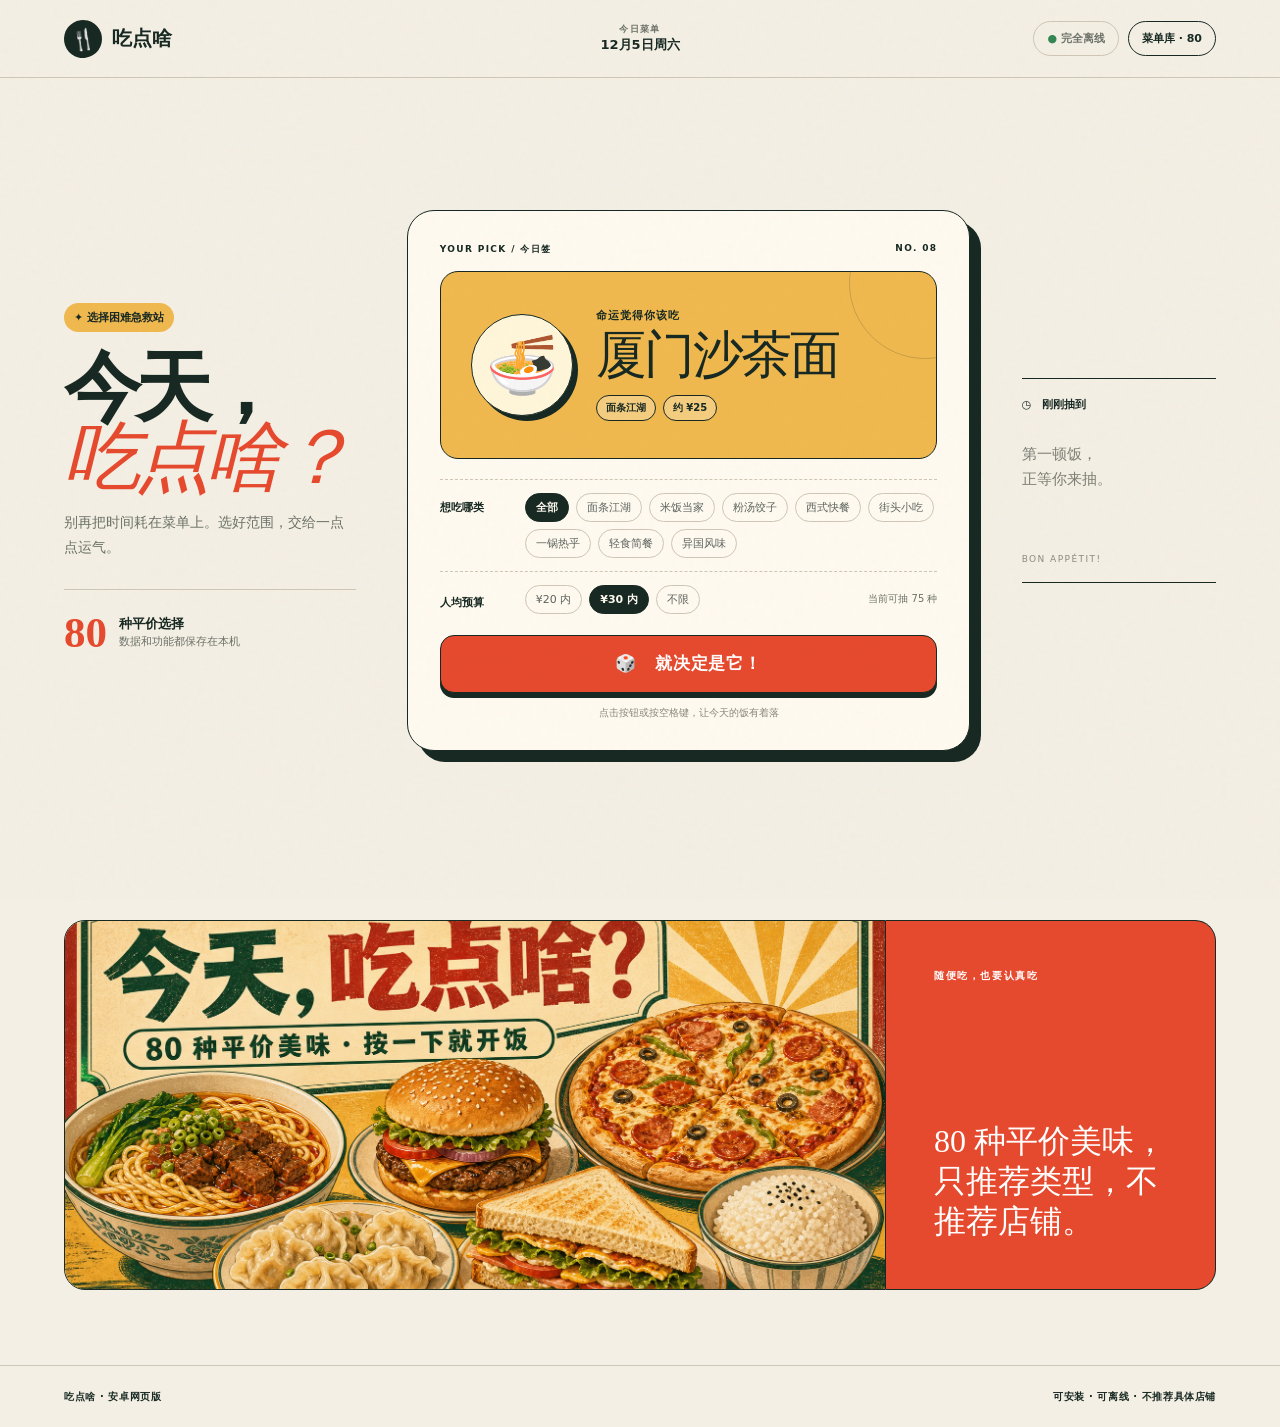
<file: github-pages/index.html>
<!doctype html>
<html lang="zh-CN">
<head>
  <meta charset="utf-8">
  <meta name="viewport" content="width=device-width, initial-scale=1">
  <meta name="color-scheme" content="light">
  <meta name="theme-color" content="#172922">
  <meta name="description" content="80 种平价即食美味，按类别和预算随机抽取，轻松决定今天吃什么。">
  <link rel="manifest" href="./manifest.webmanifest">
  <link rel="icon" type="image/png" sizes="192x192" href="./app-icon-192.png">
  <link rel="apple-touch-icon" href="./app-icon-192.png">
  <title>吃点啥｜今天吃什么</title>
  <style>
    :root {
      --paper: #f4efe4;
      --cream: #fffaf0;
      --ink: #172922;
      --red: #e64a2e;
      --yellow: #f0b94f;
      --line: #cfc6b5;
      --muted: #6c7269;
    }
    * { box-sizing: border-box; }
    html { scroll-behavior: smooth; }
    body {
      margin: 0;
      color: var(--ink);
      background: var(--paper);
      font-family: Inter, "PingFang SC", "Microsoft YaHei", system-ui, sans-serif;
    }
    body::before {
      content: "";
      position: fixed;
      inset: 0;
      z-index: 10;
      pointer-events: none;
      opacity: .07;
      background-image: url("data:image/svg+xml,%3Csvg viewBox='0 0 180 180' xmlns='http://www.w3.org/2000/svg'%3E%3Cfilter id='n'%3E%3CfeTurbulence type='fractalNoise' baseFrequency='.9' numOctaves='4' stitchTiles='stitch'/%3E%3C/filter%3E%3Crect width='100%25' height='100%25' filter='url(%23n)' opacity='.5'/%3E%3C/svg%3E");
      mix-blend-mode: multiply;
    }
    button, input { font: inherit; }
    button { cursor: pointer; }
    button:focus-visible, input:focus-visible {
      outline: 3px solid rgba(230, 74, 46, .28);
      outline-offset: 3px;
    }
    .topbar {
      height: 78px;
      padding: 0 clamp(18px, 5vw, 72px);
      border-bottom: 1px solid var(--line);
      display: grid;
      grid-template-columns: 1fr auto 1fr;
      align-items: center;
    }
    .brand { display: flex; align-items: center; gap: 10px; font-size: 20px; font-weight: 950; }
    .brand-mark {
      width: 38px;
      height: 38px;
      display: grid;
      place-items: center;
      border-radius: 50%;
      color: var(--paper);
      background: var(--ink);
      transform: rotate(-8deg);
    }
    .date { text-align: center; line-height: 1.2; }
    .date small { display: block; color: var(--muted); font-size: 9px; font-weight: 900; letter-spacing: .16em; }
    .date strong { font-size: 13px; }
    .top-actions { justify-self: end; display: flex; align-items: center; gap: 9px; }
    .offline-badge, .menu-toggle, .install-button {
      border: 1px solid var(--ink);
      border-radius: 999px;
      background: transparent;
      color: var(--ink);
      padding: 9px 13px;
      font-size: 11px;
      font-weight: 850;
    }
    .offline-badge { border-color: var(--line); color: var(--muted); }
    .offline-badge b { color: #348753; }
    .menu-toggle:hover, .install-button:hover { background: var(--ink); color: var(--cream); }
    .install-button { color: white; background: var(--red); }
    .install-button[hidden] { display: none; }
    .stage {
      min-height: calc(100vh - 78px);
      padding: 50px clamp(18px, 5vw, 72px) 68px;
      display: grid;
      grid-template-columns: minmax(210px, .75fr) minmax(480px, 1.45fr) minmax(170px, .5fr);
      align-items: center;
      gap: clamp(24px, 4vw, 60px);
    }
    .eyebrow {
      display: inline-flex;
      align-items: center;
      border-radius: 999px;
      padding: 7px 10px;
      background: var(--yellow);
      font-size: 11px;
      font-weight: 900;
    }
    h1 {
      margin: 21px 0 18px;
      font-size: clamp(56px, 6vw, 98px);
      line-height: .9;
      letter-spacing: -.075em;
      font-weight: 950;
    }
    h1 em { color: var(--red); font-family: Georgia, "Songti SC", serif; font-weight: 500; }
    .intro > p { max-width: 280px; color: var(--muted); font-size: 14px; line-height: 1.75; }
    .count-note { margin-top: 30px; padding-top: 18px; border-top: 1px solid var(--line); display: flex; align-items: center; gap: 12px; }
    .count-note > b { color: var(--red); font-family: Georgia, serif; font-size: 43px; }
    .count-note span { color: var(--muted); font-size: 11px; line-height: 1.45; }
    .count-note strong { color: var(--ink); font-size: 13px; }
    .draw-panel {
      position: relative;
      z-index: 2;
      padding: clamp(19px, 3vw, 32px);
      background: var(--cream);
      border: 1.5px solid var(--ink);
      border-radius: 27px;
      box-shadow: 11px 11px 0 var(--ink);
    }
    .ticket-label { display: flex; justify-content: space-between; margin-bottom: 15px; font-size: 9px; font-weight: 900; letter-spacing: .15em; }
    .result {
      min-height: 188px;
      display: grid;
      grid-template-columns: auto 1fr;
      align-items: center;
      gap: 23px;
      overflow: hidden;
      position: relative;
      padding: 24px clamp(18px, 3vw, 30px);
      border: 1.5px solid var(--ink);
      border-radius: 18px;
      background: var(--yellow);
    }
    .result::after { content: ""; width: 150px; height: 150px; position: absolute; right: -65px; top: -65px; border: 1px solid var(--ink); border-radius: 50%; opacity: .18; }
    .food-emoji {
      width: 102px;
      height: 102px;
      display: grid;
      place-items: center;
      border: 1.5px solid var(--ink);
      border-radius: 50%;
      background: #fff6da;
      box-shadow: 5px 5px 0 var(--ink);
      font-size: 58px;
    }
    .result-kicker { margin: 0 0 5px; font-size: 11px; font-weight: 900; letter-spacing: .1em; }
    .result h2 { margin: 0; font: 500 clamp(35px, 4vw, 56px)/1.05 Georgia, "Songti SC", serif; letter-spacing: -.05em; }
    .meta { display: flex; flex-wrap: wrap; gap: 7px; margin-top: 14px; }
    .meta span { padding: 5px 9px; border: 1px solid var(--ink); border-radius: 999px; background: rgba(255,255,255,.28); font-size: 10px; font-weight: 850; }
    .meta .spicy { color: white; background: var(--red); }
    .result.rolling .food-emoji { animation: wobble .13s infinite alternate; filter: blur(1px); }
    .result.rolling h2 { animation: blink .13s infinite alternate; }
    .result.reveal { animation: reveal .42s cubic-bezier(.2,.9,.25,1.2); }
    @keyframes wobble { to { transform: rotate(7deg) scale(.96); } }
    @keyframes blink { to { opacity: .4; transform: translateY(2px); } }
    @keyframes reveal { from { transform: scale(.96); } to { transform: scale(1); } }
    .filters { margin-top: 20px; }
    .filter-row { display: grid; grid-template-columns: 75px 1fr; gap: 10px; padding: 13px 0; border-top: 1px dashed var(--line); }
    .filter-row.compact { grid-template-columns: 75px 1fr auto; align-items: center; }
    .filter-title { padding-top: 7px; font-size: 11px; font-weight: 900; }
    .chips { display: flex; flex-wrap: wrap; gap: 7px; }
    .chip { padding: 6px 10px; border: 1px solid var(--line); border-radius: 999px; color: #5d645e; background: transparent; font-size: 11px; }
    .chip:hover { border-color: var(--ink); color: var(--ink); }
    .chip.active { border-color: var(--ink); color: var(--cream); background: var(--ink); font-weight: 800; }
    .pool-count { align-self: center; color: var(--muted); font-size: 10px; white-space: nowrap; }
    .draw-button {
      width: 100%;
      height: 58px;
      margin-top: 8px;
      border: 1.5px solid var(--ink);
      border-radius: 14px;
      color: white;
      background: var(--red);
      box-shadow: 0 5px 0 var(--ink);
      font-size: 17px;
      font-weight: 950;
      letter-spacing: .05em;
    }
    .draw-button:hover { background: #d93f25; transform: translateY(1px); box-shadow: 0 4px 0 var(--ink); }
    .draw-button:active { transform: translateY(4px); box-shadow: 0 1px 0 var(--ink); }
    .hint { margin: 13px 0 -2px; text-align: center; color: #89877e; font-size: 10px; }
    .history-card { min-height: 205px; padding: 18px 0; display: flex; flex-direction: column; border-top: 1px solid var(--ink); border-bottom: 1px solid var(--ink); }
    .history-card h3 { margin: 0 0 15px; font-size: 11px; }
    .history-card .empty { color: #7d7f76; font: 15px/1.7 Georgia, "Songti SC", serif; }
    .history-card ol { list-style: none; padding: 0; margin: 0; }
    .history-card li { display: grid; grid-template-columns: 24px 1fr; gap: 7px; padding: 9px 0; border-bottom: 1px dashed var(--line); font-size: 12px; }
    .history-card li span { color: var(--red); font-family: Georgia, serif; }
    .history-card small { margin-top: auto; padding-top: 17px; color: #8e8a80; font-size: 9px; letter-spacing: .16em; }
    .visual-strip { margin: 0; padding: 20px clamp(18px, 5vw, 72px) 75px; display: grid; grid-template-columns: minmax(0,1fr) minmax(220px,330px); }
    .visual-strip img { width: 100%; max-height: 370px; object-fit: cover; display: block; border: 1.5px solid var(--ink); border-radius: 21px 0 0 21px; }
    .visual-strip figcaption { padding: clamp(24px,4vw,48px); display: flex; flex-direction: column; justify-content: space-between; border: 1.5px solid var(--ink); border-left: 0; border-radius: 0 21px 21px 0; color: white; background: var(--red); }
    .visual-strip figcaption span { font-size: 10px; font-weight: 900; letter-spacing: .16em; }
    .visual-strip figcaption strong { font: 500 clamp(24px,2.5vw,36px)/1.25 Georgia, "Songti SC", serif; }
    .food-pool { display: none; padding: 80px clamp(18px, 6vw, 90px); color: var(--cream); background: var(--ink); }
    .food-pool.open { display: block; }
    .pool-heading { display: flex; align-items: end; justify-content: space-between; gap: 22px; margin-bottom: 34px; }
    .pool-heading small { color: var(--yellow); font-size: 10px; font-weight: 900; letter-spacing: .16em; }
    .pool-heading h2 { margin: 7px 0 0; font: 500 clamp(40px,5vw,66px)/1 Georgia, "Songti SC", serif; letter-spacing: -.04em; }
    .search { width: min(320px,100%); height: 46px; display: flex; align-items: center; gap: 9px; border-bottom: 1px solid #77827b; }
    .search input { width: 100%; border: 0; outline: 0; color: white; background: transparent; }
    .search input::placeholder { color: #a4aaa6; }
    .food-grid { display: grid; grid-template-columns: repeat(4,1fr); border-top: 1px solid #667169; border-left: 1px solid #667169; }
    .food-item { min-height: 80px; padding: 14px; display: grid; grid-template-columns: 24px auto 1fr auto; gap: 9px; align-items: center; border: 0; border-right: 1px solid #667169; border-bottom: 1px solid #667169; color: inherit; background: transparent; text-align: left; }
    .food-item:hover { color: var(--ink); background: var(--yellow); }
    .food-item .num { color: #859088; font: 10px Georgia, serif; }
    .food-item .emoji { font-size: 22px; }
    .food-item .name { font-size: 13px; font-weight: 850; }
    .food-item .price { color: #a9b0ab; font-size: 10px; }
    .food-item:hover .num, .food-item:hover .price { color: var(--ink); }
    .no-results { grid-column: 1 / -1; padding: 50px; text-align: center; color: #a9b0ab; }
    footer { height: 62px; padding: 0 clamp(18px, 5vw, 72px); display: flex; align-items: center; justify-content: space-between; border-top: 1px solid var(--line); font-size: 10px; font-weight: 800; letter-spacing: .06em; }
    @media (max-width: 1050px) {
      .stage { grid-template-columns: minmax(190px,.6fr) minmax(470px,1.4fr); }
      .history-card { display: none; }
      .food-grid { grid-template-columns: repeat(3,1fr); }
    }
    @media (max-width: 780px) {
      .topbar { grid-template-columns: 1fr auto; }
      .date, .offline-badge { display: none; }
      .stage { display: block; padding-top: 36px; min-height: auto; }
      .intro { margin-bottom: 30px; }
      h1 { font-size: clamp(58px,18vw,86px); }
      .draw-panel { box-shadow: 7px 7px 0 var(--ink); }
      .visual-strip { grid-template-columns: 1fr; padding-top: 0; }
      .visual-strip img { max-height: none; border-radius: 18px 18px 0 0; }
      .visual-strip figcaption { min-height: 165px; border-top: 0; border-left: 1.5px solid var(--ink); border-radius: 0 0 18px 18px; }
      .pool-heading { align-items: start; flex-direction: column; }
      .search { width: 100%; }
      .food-grid { grid-template-columns: repeat(2,1fr); }
    }
    @media (max-width: 520px) {
      .topbar { height: 68px; }
      .brand { font-size: 17px; }
      .brand-mark { width: 33px; height: 33px; }
      .menu-toggle, .install-button { padding: 8px 11px; font-size: 10px; }
      .stage { padding-left: 15px; padding-right: 21px; }
      .draw-panel { padding: 15px; border-radius: 21px; }
      .result { grid-template-columns: 1fr; min-height: 275px; gap: 10px; text-align: center; }
      .food-emoji { width: 80px; height: 80px; justify-self: center; font-size: 46px; }
      .meta { justify-content: center; }
      .filter-row, .filter-row.compact { grid-template-columns: 1fr; gap: 8px; }
      .filter-title { padding-top: 0; }
      .pool-count { display: none; }
      .food-pool { padding: 60px 17px; }
      .food-grid { grid-template-columns: 1fr; }
      .food-item { min-height: 68px; }
      footer { flex-direction: column; justify-content: center; gap: 4px; }
    }
    @media (prefers-reduced-motion: reduce) {
      *, *::before, *::after { scroll-behavior: auto !important; animation-duration: .01ms !important; animation-iteration-count: 1 !important; }
    }
  </style>
</head>
<body>
  <header class="topbar">
    <div class="brand"><span class="brand-mark">🍴</span><span>吃点啥</span></div>
    <div class="date"><small>今日菜单</small><strong id="today"></strong></div>
    <div class="top-actions">
      <span class="offline-badge"><b>●</b> 完全离线</span>
      <button class="install-button" id="installButton" type="button" hidden>安装到手机</button>
      <button class="menu-toggle" id="menuToggle" type="button">菜单库 · 80</button>
    </div>
  </header>

  <main>
    <section class="stage" id="top" aria-labelledby="pageTitle">
      <div class="intro">
        <span class="eyebrow">✦ 选择困难急救站</span>
        <h1 id="pageTitle">今天，<br><em>吃点啥？</em></h1>
        <p>别再把时间耗在菜单上。选好范围，交给一点点运气。</p>
        <div class="count-note"><b>80</b><span><strong>种平价选择</strong><br>数据和功能都保存在本机</span></div>
      </div>

      <section class="draw-panel" aria-label="随机抽取食物">
        <div class="ticket-label"><span>YOUR PICK / 今日签</span><span id="foodNumber">NO. 08</span></div>
        <div class="result reveal" id="result" aria-live="polite">
          <span class="food-emoji" id="foodEmoji" aria-hidden="true">🍜</span>
          <div>
            <p class="result-kicker">命运觉得你该吃</p>
            <h2 id="foodName">厦门沙茶面</h2>
            <div class="meta" id="foodMeta"></div>
          </div>
        </div>

        <div class="filters">
          <div class="filter-row">
            <span class="filter-title">想吃哪类</span>
            <div class="chips" id="categoryChips"></div>
          </div>
          <div class="filter-row compact">
            <span class="filter-title">人均预算</span>
            <div class="chips" id="budgetChips"></div>
            <span class="pool-count" id="poolCount"></span>
          </div>
        </div>
        <button class="draw-button" id="drawButton" type="button">🎲　就决定是它！</button>
        <p class="hint">点击按钮或按空格键，让今天的饭有着落</p>
      </section>

      <aside class="history-card">
        <h3>◷　刚刚抽到</h3>
        <div id="history"></div>
        <small>BON APPÉTIT!</small>
      </aside>
    </section>

    <figure class="visual-strip">
      <img src="./og.png" width="1664" height="936" loading="lazy" alt="面条、汉堡、披萨、饺子、三明治和米饭组成的今日菜单海报">
      <figcaption><span>随便吃，也要认真吃</span><strong>80 种平价美味，只推荐类型，不推荐店铺。</strong></figcaption>
    </figure>

    <section class="food-pool" id="foodPool" aria-labelledby="poolTitle">
      <div class="pool-heading">
        <div><small>02 / 离线菜单库</small><h2 id="poolTitle">八十种，慢慢挑</h2></div>
        <label class="search">⌕<input id="searchInput" type="search" placeholder="搜一道想吃的…" aria-label="搜索食物"></label>
      </div>
      <div class="food-grid" id="foodGrid"></div>
    </section>
  </main>

  <footer><span>吃点啥 · 安卓网页版</span><span>可安装 · 可离线 · 不推荐具体店铺</span></footer>

  <script>
    const makeFoods = (category, emoji, entries) => entries.map(([name, price, spicy]) => ({ name, category, price, emoji, spicy: Boolean(spicy) }));
    const foods = [
      ...makeFoods('面条江湖', '🍜', [
        ['兰州牛肉面',20],['日式豚骨拉面',32],['重庆小面',16,true],['老北京炸酱面',22],['武汉热干面',12],['葱油拌面',15],['陕西油泼面',18,true],['厦门沙茶面',25],['海鲜炒面',25],['新疆过油肉拌面',28]
      ]),
      ...makeFoods('米饭当家', '🍚', [
        ['黄焖鸡米饭',22],['隆江猪脚饭',25],['台式卤肉饭',20],['广式煲仔饭',28],['海南鸡饭',25],['叉烧滑蛋饭',26],['麻婆豆腐盖饭',16,true],['咖喱鸡肉饭',22],['扬州炒饭',18],['韩式石锅拌饭',28,true]
      ]),
      ...makeFoods('粉汤饺子', '🥟', [
        ['柳州螺蛳粉',18,true],['桂林卤粉',16],['云南过桥米线',24],['重庆酸辣粉',14,true],['越南牛肉河粉',28],['干炒牛河',25],['扁食汤',15],['鲜肉馄饨',16],['东北水饺',20],['鲜肉锅贴',18]
      ]),
      ...makeFoods('西式快餐', '🍔', [
        ['经典牛肉汉堡',25],['香辣鸡腿堡',20,true],['玛格丽特披萨',28],['培根芝士披萨',32],['金枪鱼三明治',18],['芝士火腿三明治',16],['美式热狗',18],['墨西哥鸡肉卷',22,true],['意式肉酱面',28],['奶油培根意面',30]
      ]),
      ...makeFoods('街头小吃', '🥙', [
        ['西安肉夹馍',15],['山东杂粮煎饼',10],['天津煎饼果子',12],['台湾手抓饼',12],['鸡蛋灌饼',10],['上海生煎包',15],['南翔小笼包',18],['广式肠粉',15],['福州肉燕',18],['东北烤冷面',12,true]
      ]),
      ...makeFoods('一锅热乎', '🍲', [
        ['麻辣烫',25,true],['川味冒菜',28,true],['便利店关东煮',18],['乐山钵钵鸡',25,true],['砂锅米线',20],['番茄肥牛锅',30],['韩式部队锅',32,true],['日式寿喜锅',35],['酸菜鱼小锅',30,true],['潮汕砂锅粥',28]
      ]),
      ...makeFoods('轻食简餐', '🥗', [
        ['凯撒鸡肉沙拉',25],['藜麦鸡胸饭',28],['全麦鸡肉卷',20],['紫菜包饭',18],['什锦寿司',28],['鸡蛋蔬菜三明治',15],['皮蛋瘦肉粥',15],['番茄鸡蛋面',16],['蒸蛋肉末套餐',22],['烤蔬菜鹰嘴豆碗',26]
      ]),
      ...makeFoods('异国风味', '🌮', [
        ['日式亲子丼',26],['日式牛肉盖饭',28],['韩式炸酱面',24],['泰式炒河粉',28,true],['冬阴功汤粉',30,true],['越南鸡肉法棍',22],['印度咖喱烤饼',30,true],['新加坡叻沙',32,true],['土耳其烤肉卷',25],['墨西哥玉米饼',28,true]
      ])
    ];

    const categories = ['全部', ...new Set(foods.map(food => food.category))];
    const budgets = [20, 30, 0];
    let selectedCategory = '全部';
    let selectedBudget = 30;
    let current = foods.find(food => food.name === '厦门沙茶面');
    let recent = loadHistory();
    let rolling = false;

    const resultEl = document.getElementById('result');
    const foodNameEl = document.getElementById('foodName');
    const foodEmojiEl = document.getElementById('foodEmoji');
    const foodMetaEl = document.getElementById('foodMeta');
    const foodNumberEl = document.getElementById('foodNumber');
    const categoryChipsEl = document.getElementById('categoryChips');
    const budgetChipsEl = document.getElementById('budgetChips');
    const poolCountEl = document.getElementById('poolCount');
    const drawButton = document.getElementById('drawButton');
    const historyEl = document.getElementById('history');
    const menuToggle = document.getElementById('menuToggle');
    const foodPool = document.getElementById('foodPool');
    const foodGrid = document.getElementById('foodGrid');
    const searchInput = document.getElementById('searchInput');
    const installButton = document.getElementById('installButton');
    let deferredInstallPrompt = null;

    function loadHistory() {
      try {
        const names = JSON.parse(localStorage.getItem('chi-dian-sha-history') || '[]');
        return names.map(name => foods.find(food => food.name === name)).filter(Boolean).slice(0, 3);
      } catch (_) { return []; }
    }

    function saveHistory() {
      try { localStorage.setItem('chi-dian-sha-history', JSON.stringify(recent.map(food => food.name))); } catch (_) {}
    }

    function getPool() {
      return foods.filter(food =>
        (selectedCategory === '全部' || food.category === selectedCategory) &&
        (selectedBudget === 0 || food.price <= selectedBudget)
      );
    }

    function updateResult(food, remember = false) {
      current = food;
      foodNameEl.textContent = food.name;
      foodEmojiEl.textContent = food.emoji;
      foodNumberEl.textContent = `NO. ${String(foods.indexOf(food) + 1).padStart(2, '0')}`;
      foodMetaEl.innerHTML = `<span>${food.category}</span><span>约 ¥${food.price}</span>${food.spicy ? '<span class="spicy">辣</span>' : ''}`;
      if (remember) {
        recent = [food, ...recent.filter(item => item.name !== food.name)].slice(0, 3);
        saveHistory();
        renderHistory();
      }
    }

    function renderHistory() {
      if (!recent.length) {
        historyEl.innerHTML = '<p class="empty">第一顿饭，<br>正等你来抽。</p>';
        return;
      }
      historyEl.innerHTML = `<ol>${recent.map((food, index) => `<li><span>${String(index + 1).padStart(2, '0')}</span><strong>${food.name}</strong></li>`).join('')}</ol>`;
    }

    function renderFilters() {
      categoryChipsEl.innerHTML = categories.map(category => `<button type="button" class="chip${category === selectedCategory ? ' active' : ''}" data-category="${category}" aria-pressed="${category === selectedCategory}">${category}</button>`).join('');
      budgetChipsEl.innerHTML = budgets.map(budget => `<button type="button" class="chip${budget === selectedBudget ? ' active' : ''}" data-budget="${budget}" aria-pressed="${budget === selectedBudget}">${budget === 0 ? '不限' : `¥${budget} 内`}</button>`).join('');
      poolCountEl.textContent = `当前可抽 ${getPool().length} 种`;
    }

    function draw() {
      const pool = getPool();
      if (rolling || !pool.length) return;
      rolling = true;
      drawButton.disabled = true;
      drawButton.textContent = '🎲　正在翻菜单…';
      resultEl.className = 'result rolling';
      let turns = 0;
      const ticker = setInterval(() => {
        updateResult(pool[Math.floor(Math.random() * pool.length)]);
        turns += 1;
        if (turns >= 11) {
          clearInterval(ticker);
          const choices = pool.length > 1 ? pool.filter(food => food.name !== current.name) : pool;
          const winner = choices[Math.floor(Math.random() * choices.length)];
          updateResult(winner, true);
          resultEl.className = 'result reveal';
          drawButton.disabled = false;
          drawButton.textContent = '🎲　就决定是它！';
          rolling = false;
        }
      }, 70);
    }

    function renderFoodGrid() {
      const keyword = searchInput.value.trim().toLowerCase();
      const visible = keyword ? foods.filter(food => `${food.name}${food.category}`.toLowerCase().includes(keyword)) : foods;
      foodGrid.innerHTML = visible.length ? visible.map((food, index) => `
        <button type="button" class="food-item" data-food="${food.name}">
          <span class="num">${String(index + 1).padStart(2, '0')}</span>
          <span class="emoji">${food.emoji}</span>
          <span class="name">${food.name}</span>
          <span class="price">¥${food.price}</span>
        </button>`).join('') : '<p class="no-results">没有找到这道美味，换个关键词试试。</p>';
    }

    categoryChipsEl.addEventListener('click', event => {
      const button = event.target.closest('[data-category]');
      if (!button) return;
      selectedCategory = button.dataset.category;
      renderFilters();
    });

    budgetChipsEl.addEventListener('click', event => {
      const button = event.target.closest('[data-budget]');
      if (!button) return;
      selectedBudget = Number(button.dataset.budget);
      renderFilters();
    });

    foodGrid.addEventListener('click', event => {
      const button = event.target.closest('[data-food]');
      if (!button) return;
      const food = foods.find(item => item.name === button.dataset.food);
      if (food) {
        updateResult(food, true);
        resultEl.className = 'result reveal';
        window.scrollTo({ top: 0, behavior: 'smooth' });
      }
    });

    menuToggle.addEventListener('click', () => {
      const open = foodPool.classList.toggle('open');
      menuToggle.textContent = open ? '收起菜单 ↑' : '菜单库 · 80';
      if (open) setTimeout(() => foodPool.scrollIntoView({ behavior: 'smooth', block: 'start' }), 20);
    });

    searchInput.addEventListener('input', renderFoodGrid);
    drawButton.addEventListener('click', draw);
    window.addEventListener('beforeinstallprompt', event => {
      event.preventDefault();
      deferredInstallPrompt = event;
      installButton.hidden = false;
    });
    installButton.addEventListener('click', async () => {
      if (!deferredInstallPrompt) return;
      deferredInstallPrompt.prompt();
      await deferredInstallPrompt.userChoice;
      deferredInstallPrompt = null;
      installButton.hidden = true;
    });
    window.addEventListener('appinstalled', () => {
      deferredInstallPrompt = null;
      installButton.hidden = true;
    });
    document.addEventListener('keydown', event => {
      if (event.code === 'Space' && document.activeElement.tagName !== 'INPUT' && document.activeElement.tagName !== 'BUTTON') {
        event.preventDefault();
        draw();
      }
    });

    document.getElementById('today').textContent = new Intl.DateTimeFormat('zh-CN', { month: 'long', day: 'numeric', weekday: 'short' }).format(new Date());
    updateResult(current);
    renderFilters();
    renderHistory();
    renderFoodGrid();

    if ('serviceWorker' in navigator) {
      window.addEventListener('load', () => {
        navigator.serviceWorker.register('./sw.js', { scope: './' }).catch(() => {});
      });
    }
  </script>
</body>
</html>
</file>
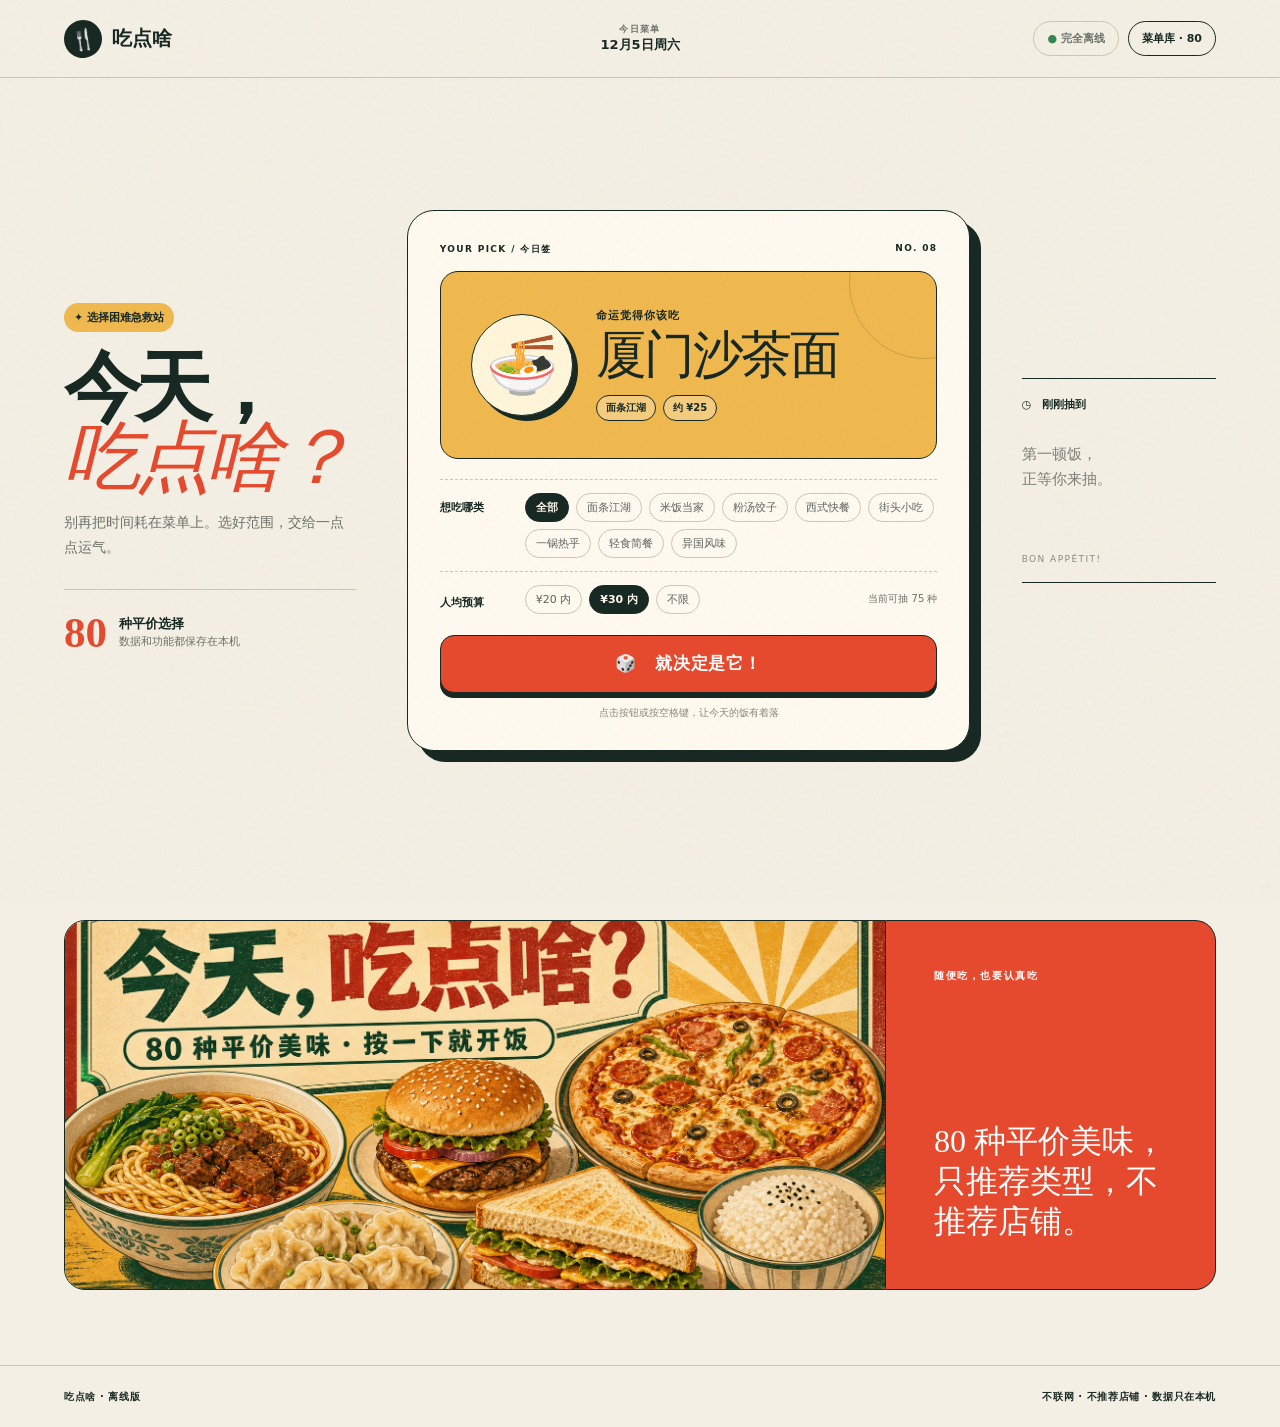
<file: offline-version/index.html>
<!doctype html>
<html lang="zh-CN">
<head>
  <meta charset="utf-8">
  <meta name="viewport" content="width=device-width, initial-scale=1">
  <meta name="color-scheme" content="light">
  <title>吃点啥｜离线版</title>
  <style>
    :root {
      --paper: #f4efe4;
      --cream: #fffaf0;
      --ink: #172922;
      --red: #e64a2e;
      --yellow: #f0b94f;
      --line: #cfc6b5;
      --muted: #6c7269;
    }
    * { box-sizing: border-box; }
    html { scroll-behavior: smooth; }
    body {
      margin: 0;
      color: var(--ink);
      background: var(--paper);
      font-family: Inter, "PingFang SC", "Microsoft YaHei", system-ui, sans-serif;
    }
    body::before {
      content: "";
      position: fixed;
      inset: 0;
      z-index: 10;
      pointer-events: none;
      opacity: .07;
      background-image: url("data:image/svg+xml,%3Csvg viewBox='0 0 180 180' xmlns='http://www.w3.org/2000/svg'%3E%3Cfilter id='n'%3E%3CfeTurbulence type='fractalNoise' baseFrequency='.9' numOctaves='4' stitchTiles='stitch'/%3E%3C/filter%3E%3Crect width='100%25' height='100%25' filter='url(%23n)' opacity='.5'/%3E%3C/svg%3E");
      mix-blend-mode: multiply;
    }
    button, input { font: inherit; }
    button { cursor: pointer; }
    button:focus-visible, input:focus-visible {
      outline: 3px solid rgba(230, 74, 46, .28);
      outline-offset: 3px;
    }
    .topbar {
      height: 78px;
      padding: 0 clamp(18px, 5vw, 72px);
      border-bottom: 1px solid var(--line);
      display: grid;
      grid-template-columns: 1fr auto 1fr;
      align-items: center;
    }
    .brand { display: flex; align-items: center; gap: 10px; font-size: 20px; font-weight: 950; }
    .brand-mark {
      width: 38px;
      height: 38px;
      display: grid;
      place-items: center;
      border-radius: 50%;
      color: var(--paper);
      background: var(--ink);
      transform: rotate(-8deg);
    }
    .date { text-align: center; line-height: 1.2; }
    .date small { display: block; color: var(--muted); font-size: 9px; font-weight: 900; letter-spacing: .16em; }
    .date strong { font-size: 13px; }
    .top-actions { justify-self: end; display: flex; align-items: center; gap: 9px; }
    .offline-badge, .menu-toggle {
      border: 1px solid var(--ink);
      border-radius: 999px;
      background: transparent;
      color: var(--ink);
      padding: 9px 13px;
      font-size: 11px;
      font-weight: 850;
    }
    .offline-badge { border-color: var(--line); color: var(--muted); }
    .offline-badge b { color: #348753; }
    .menu-toggle:hover { background: var(--ink); color: var(--cream); }
    .stage {
      min-height: calc(100vh - 78px);
      padding: 50px clamp(18px, 5vw, 72px) 68px;
      display: grid;
      grid-template-columns: minmax(210px, .75fr) minmax(480px, 1.45fr) minmax(170px, .5fr);
      align-items: center;
      gap: clamp(24px, 4vw, 60px);
    }
    .eyebrow {
      display: inline-flex;
      align-items: center;
      border-radius: 999px;
      padding: 7px 10px;
      background: var(--yellow);
      font-size: 11px;
      font-weight: 900;
    }
    h1 {
      margin: 21px 0 18px;
      font-size: clamp(56px, 6vw, 98px);
      line-height: .9;
      letter-spacing: -.075em;
      font-weight: 950;
    }
    h1 em { color: var(--red); font-family: Georgia, "Songti SC", serif; font-weight: 500; }
    .intro > p { max-width: 280px; color: var(--muted); font-size: 14px; line-height: 1.75; }
    .count-note { margin-top: 30px; padding-top: 18px; border-top: 1px solid var(--line); display: flex; align-items: center; gap: 12px; }
    .count-note > b { color: var(--red); font-family: Georgia, serif; font-size: 43px; }
    .count-note span { color: var(--muted); font-size: 11px; line-height: 1.45; }
    .count-note strong { color: var(--ink); font-size: 13px; }
    .draw-panel {
      position: relative;
      z-index: 2;
      padding: clamp(19px, 3vw, 32px);
      background: var(--cream);
      border: 1.5px solid var(--ink);
      border-radius: 27px;
      box-shadow: 11px 11px 0 var(--ink);
    }
    .ticket-label { display: flex; justify-content: space-between; margin-bottom: 15px; font-size: 9px; font-weight: 900; letter-spacing: .15em; }
    .result {
      min-height: 188px;
      display: grid;
      grid-template-columns: auto 1fr;
      align-items: center;
      gap: 23px;
      overflow: hidden;
      position: relative;
      padding: 24px clamp(18px, 3vw, 30px);
      border: 1.5px solid var(--ink);
      border-radius: 18px;
      background: var(--yellow);
    }
    .result::after { content: ""; width: 150px; height: 150px; position: absolute; right: -65px; top: -65px; border: 1px solid var(--ink); border-radius: 50%; opacity: .18; }
    .food-emoji {
      width: 102px;
      height: 102px;
      display: grid;
      place-items: center;
      border: 1.5px solid var(--ink);
      border-radius: 50%;
      background: #fff6da;
      box-shadow: 5px 5px 0 var(--ink);
      font-size: 58px;
    }
    .result-kicker { margin: 0 0 5px; font-size: 11px; font-weight: 900; letter-spacing: .1em; }
    .result h2 { margin: 0; font: 500 clamp(35px, 4vw, 56px)/1.05 Georgia, "Songti SC", serif; letter-spacing: -.05em; }
    .meta { display: flex; flex-wrap: wrap; gap: 7px; margin-top: 14px; }
    .meta span { padding: 5px 9px; border: 1px solid var(--ink); border-radius: 999px; background: rgba(255,255,255,.28); font-size: 10px; font-weight: 850; }
    .meta .spicy { color: white; background: var(--red); }
    .result.rolling .food-emoji { animation: wobble .13s infinite alternate; filter: blur(1px); }
    .result.rolling h2 { animation: blink .13s infinite alternate; }
    .result.reveal { animation: reveal .42s cubic-bezier(.2,.9,.25,1.2); }
    @keyframes wobble { to { transform: rotate(7deg) scale(.96); } }
    @keyframes blink { to { opacity: .4; transform: translateY(2px); } }
    @keyframes reveal { from { transform: scale(.96); } to { transform: scale(1); } }
    .filters { margin-top: 20px; }
    .filter-row { display: grid; grid-template-columns: 75px 1fr; gap: 10px; padding: 13px 0; border-top: 1px dashed var(--line); }
    .filter-row.compact { grid-template-columns: 75px 1fr auto; align-items: center; }
    .filter-title { padding-top: 7px; font-size: 11px; font-weight: 900; }
    .chips { display: flex; flex-wrap: wrap; gap: 7px; }
    .chip { padding: 6px 10px; border: 1px solid var(--line); border-radius: 999px; color: #5d645e; background: transparent; font-size: 11px; }
    .chip:hover { border-color: var(--ink); color: var(--ink); }
    .chip.active { border-color: var(--ink); color: var(--cream); background: var(--ink); font-weight: 800; }
    .pool-count { align-self: center; color: var(--muted); font-size: 10px; white-space: nowrap; }
    .draw-button {
      width: 100%;
      height: 58px;
      margin-top: 8px;
      border: 1.5px solid var(--ink);
      border-radius: 14px;
      color: white;
      background: var(--red);
      box-shadow: 0 5px 0 var(--ink);
      font-size: 17px;
      font-weight: 950;
      letter-spacing: .05em;
    }
    .draw-button:hover { background: #d93f25; transform: translateY(1px); box-shadow: 0 4px 0 var(--ink); }
    .draw-button:active { transform: translateY(4px); box-shadow: 0 1px 0 var(--ink); }
    .hint { margin: 13px 0 -2px; text-align: center; color: #89877e; font-size: 10px; }
    .history-card { min-height: 205px; padding: 18px 0; display: flex; flex-direction: column; border-top: 1px solid var(--ink); border-bottom: 1px solid var(--ink); }
    .history-card h3 { margin: 0 0 15px; font-size: 11px; }
    .history-card .empty { color: #7d7f76; font: 15px/1.7 Georgia, "Songti SC", serif; }
    .history-card ol { list-style: none; padding: 0; margin: 0; }
    .history-card li { display: grid; grid-template-columns: 24px 1fr; gap: 7px; padding: 9px 0; border-bottom: 1px dashed var(--line); font-size: 12px; }
    .history-card li span { color: var(--red); font-family: Georgia, serif; }
    .history-card small { margin-top: auto; padding-top: 17px; color: #8e8a80; font-size: 9px; letter-spacing: .16em; }
    .visual-strip { margin: 0; padding: 20px clamp(18px, 5vw, 72px) 75px; display: grid; grid-template-columns: minmax(0,1fr) minmax(220px,330px); }
    .visual-strip img { width: 100%; max-height: 370px; object-fit: cover; display: block; border: 1.5px solid var(--ink); border-radius: 21px 0 0 21px; }
    .visual-strip figcaption { padding: clamp(24px,4vw,48px); display: flex; flex-direction: column; justify-content: space-between; border: 1.5px solid var(--ink); border-left: 0; border-radius: 0 21px 21px 0; color: white; background: var(--red); }
    .visual-strip figcaption span { font-size: 10px; font-weight: 900; letter-spacing: .16em; }
    .visual-strip figcaption strong { font: 500 clamp(24px,2.5vw,36px)/1.25 Georgia, "Songti SC", serif; }
    .food-pool { display: none; padding: 80px clamp(18px, 6vw, 90px); color: var(--cream); background: var(--ink); }
    .food-pool.open { display: block; }
    .pool-heading { display: flex; align-items: end; justify-content: space-between; gap: 22px; margin-bottom: 34px; }
    .pool-heading small { color: var(--yellow); font-size: 10px; font-weight: 900; letter-spacing: .16em; }
    .pool-heading h2 { margin: 7px 0 0; font: 500 clamp(40px,5vw,66px)/1 Georgia, "Songti SC", serif; letter-spacing: -.04em; }
    .search { width: min(320px,100%); height: 46px; display: flex; align-items: center; gap: 9px; border-bottom: 1px solid #77827b; }
    .search input { width: 100%; border: 0; outline: 0; color: white; background: transparent; }
    .search input::placeholder { color: #a4aaa6; }
    .food-grid { display: grid; grid-template-columns: repeat(4,1fr); border-top: 1px solid #667169; border-left: 1px solid #667169; }
    .food-item { min-height: 80px; padding: 14px; display: grid; grid-template-columns: 24px auto 1fr auto; gap: 9px; align-items: center; border: 0; border-right: 1px solid #667169; border-bottom: 1px solid #667169; color: inherit; background: transparent; text-align: left; }
    .food-item:hover { color: var(--ink); background: var(--yellow); }
    .food-item .num { color: #859088; font: 10px Georgia, serif; }
    .food-item .emoji { font-size: 22px; }
    .food-item .name { font-size: 13px; font-weight: 850; }
    .food-item .price { color: #a9b0ab; font-size: 10px; }
    .food-item:hover .num, .food-item:hover .price { color: var(--ink); }
    .no-results { grid-column: 1 / -1; padding: 50px; text-align: center; color: #a9b0ab; }
    footer { height: 62px; padding: 0 clamp(18px, 5vw, 72px); display: flex; align-items: center; justify-content: space-between; border-top: 1px solid var(--line); font-size: 10px; font-weight: 800; letter-spacing: .06em; }
    @media (max-width: 1050px) {
      .stage { grid-template-columns: minmax(190px,.6fr) minmax(470px,1.4fr); }
      .history-card { display: none; }
      .food-grid { grid-template-columns: repeat(3,1fr); }
    }
    @media (max-width: 780px) {
      .topbar { grid-template-columns: 1fr auto; }
      .date, .offline-badge { display: none; }
      .stage { display: block; padding-top: 36px; min-height: auto; }
      .intro { margin-bottom: 30px; }
      h1 { font-size: clamp(58px,18vw,86px); }
      .draw-panel { box-shadow: 7px 7px 0 var(--ink); }
      .visual-strip { grid-template-columns: 1fr; padding-top: 0; }
      .visual-strip img { max-height: none; border-radius: 18px 18px 0 0; }
      .visual-strip figcaption { min-height: 165px; border-top: 0; border-left: 1.5px solid var(--ink); border-radius: 0 0 18px 18px; }
      .pool-heading { align-items: start; flex-direction: column; }
      .search { width: 100%; }
      .food-grid { grid-template-columns: repeat(2,1fr); }
    }
    @media (max-width: 520px) {
      .topbar { height: 68px; }
      .brand { font-size: 17px; }
      .brand-mark { width: 33px; height: 33px; }
      .menu-toggle { padding: 8px 11px; font-size: 10px; }
      .stage { padding-left: 15px; padding-right: 21px; }
      .draw-panel { padding: 15px; border-radius: 21px; }
      .result { grid-template-columns: 1fr; min-height: 275px; gap: 10px; text-align: center; }
      .food-emoji { width: 80px; height: 80px; justify-self: center; font-size: 46px; }
      .meta { justify-content: center; }
      .filter-row, .filter-row.compact { grid-template-columns: 1fr; gap: 8px; }
      .filter-title { padding-top: 0; }
      .pool-count { display: none; }
      .food-pool { padding: 60px 17px; }
      .food-grid { grid-template-columns: 1fr; }
      .food-item { min-height: 68px; }
      footer { flex-direction: column; justify-content: center; gap: 4px; }
    }
    @media (prefers-reduced-motion: reduce) {
      *, *::before, *::after { scroll-behavior: auto !important; animation-duration: .01ms !important; animation-iteration-count: 1 !important; }
    }
  </style>
</head>
<body>
  <header class="topbar">
    <div class="brand"><span class="brand-mark">🍴</span><span>吃点啥</span></div>
    <div class="date"><small>今日菜单</small><strong id="today"></strong></div>
    <div class="top-actions">
      <span class="offline-badge"><b>●</b> 完全离线</span>
      <button class="menu-toggle" id="menuToggle" type="button">菜单库 · 80</button>
    </div>
  </header>

  <main>
    <section class="stage" id="top" aria-labelledby="pageTitle">
      <div class="intro">
        <span class="eyebrow">✦ 选择困难急救站</span>
        <h1 id="pageTitle">今天，<br><em>吃点啥？</em></h1>
        <p>别再把时间耗在菜单上。选好范围，交给一点点运气。</p>
        <div class="count-note"><b>80</b><span><strong>种平价选择</strong><br>数据和功能都保存在本机</span></div>
      </div>

      <section class="draw-panel" aria-label="随机抽取食物">
        <div class="ticket-label"><span>YOUR PICK / 今日签</span><span id="foodNumber">NO. 08</span></div>
        <div class="result reveal" id="result" aria-live="polite">
          <span class="food-emoji" id="foodEmoji" aria-hidden="true">🍜</span>
          <div>
            <p class="result-kicker">命运觉得你该吃</p>
            <h2 id="foodName">厦门沙茶面</h2>
            <div class="meta" id="foodMeta"></div>
          </div>
        </div>

        <div class="filters">
          <div class="filter-row">
            <span class="filter-title">想吃哪类</span>
            <div class="chips" id="categoryChips"></div>
          </div>
          <div class="filter-row compact">
            <span class="filter-title">人均预算</span>
            <div class="chips" id="budgetChips"></div>
            <span class="pool-count" id="poolCount"></span>
          </div>
        </div>
        <button class="draw-button" id="drawButton" type="button">🎲　就决定是它！</button>
        <p class="hint">点击按钮或按空格键，让今天的饭有着落</p>
      </section>

      <aside class="history-card">
        <h3>◷　刚刚抽到</h3>
        <div id="history"></div>
        <small>BON APPÉTIT!</small>
      </aside>
    </section>

    <figure class="visual-strip">
      <img src="og.png" width="1664" height="936" loading="lazy" alt="面条、汉堡、披萨、饺子、三明治和米饭组成的今日菜单海报">
      <figcaption><span>随便吃，也要认真吃</span><strong>80 种平价美味，只推荐类型，不推荐店铺。</strong></figcaption>
    </figure>

    <section class="food-pool" id="foodPool" aria-labelledby="poolTitle">
      <div class="pool-heading">
        <div><small>02 / 离线菜单库</small><h2 id="poolTitle">八十种，慢慢挑</h2></div>
        <label class="search">⌕<input id="searchInput" type="search" placeholder="搜一道想吃的…" aria-label="搜索食物"></label>
      </div>
      <div class="food-grid" id="foodGrid"></div>
    </section>
  </main>

  <footer><span>吃点啥 · 离线版</span><span>不联网 · 不推荐店铺 · 数据只在本机</span></footer>

  <script>
    const makeFoods = (category, emoji, entries) => entries.map(([name, price, spicy]) => ({ name, category, price, emoji, spicy: Boolean(spicy) }));
    const foods = [
      ...makeFoods('面条江湖', '🍜', [
        ['兰州牛肉面',20],['日式豚骨拉面',32],['重庆小面',16,true],['老北京炸酱面',22],['武汉热干面',12],['葱油拌面',15],['陕西油泼面',18,true],['厦门沙茶面',25],['海鲜炒面',25],['新疆过油肉拌面',28]
      ]),
      ...makeFoods('米饭当家', '🍚', [
        ['黄焖鸡米饭',22],['隆江猪脚饭',25],['台式卤肉饭',20],['广式煲仔饭',28],['海南鸡饭',25],['叉烧滑蛋饭',26],['麻婆豆腐盖饭',16,true],['咖喱鸡肉饭',22],['扬州炒饭',18],['韩式石锅拌饭',28,true]
      ]),
      ...makeFoods('粉汤饺子', '🥟', [
        ['柳州螺蛳粉',18,true],['桂林卤粉',16],['云南过桥米线',24],['重庆酸辣粉',14,true],['越南牛肉河粉',28],['干炒牛河',25],['扁食汤',15],['鲜肉馄饨',16],['东北水饺',20],['鲜肉锅贴',18]
      ]),
      ...makeFoods('西式快餐', '🍔', [
        ['经典牛肉汉堡',25],['香辣鸡腿堡',20,true],['玛格丽特披萨',28],['培根芝士披萨',32],['金枪鱼三明治',18],['芝士火腿三明治',16],['美式热狗',18],['墨西哥鸡肉卷',22,true],['意式肉酱面',28],['奶油培根意面',30]
      ]),
      ...makeFoods('街头小吃', '🥙', [
        ['西安肉夹馍',15],['山东杂粮煎饼',10],['天津煎饼果子',12],['台湾手抓饼',12],['鸡蛋灌饼',10],['上海生煎包',15],['南翔小笼包',18],['广式肠粉',15],['福州肉燕',18],['东北烤冷面',12,true]
      ]),
      ...makeFoods('一锅热乎', '🍲', [
        ['麻辣烫',25,true],['川味冒菜',28,true],['便利店关东煮',18],['乐山钵钵鸡',25,true],['砂锅米线',20],['番茄肥牛锅',30],['韩式部队锅',32,true],['日式寿喜锅',35],['酸菜鱼小锅',30,true],['潮汕砂锅粥',28]
      ]),
      ...makeFoods('轻食简餐', '🥗', [
        ['凯撒鸡肉沙拉',25],['藜麦鸡胸饭',28],['全麦鸡肉卷',20],['紫菜包饭',18],['什锦寿司',28],['鸡蛋蔬菜三明治',15],['皮蛋瘦肉粥',15],['番茄鸡蛋面',16],['蒸蛋肉末套餐',22],['烤蔬菜鹰嘴豆碗',26]
      ]),
      ...makeFoods('异国风味', '🌮', [
        ['日式亲子丼',26],['日式牛肉盖饭',28],['韩式炸酱面',24],['泰式炒河粉',28,true],['冬阴功汤粉',30,true],['越南鸡肉法棍',22],['印度咖喱烤饼',30,true],['新加坡叻沙',32,true],['土耳其烤肉卷',25],['墨西哥玉米饼',28,true]
      ])
    ];

    const categories = ['全部', ...new Set(foods.map(food => food.category))];
    const budgets = [20, 30, 0];
    let selectedCategory = '全部';
    let selectedBudget = 30;
    let current = foods.find(food => food.name === '厦门沙茶面');
    let recent = loadHistory();
    let rolling = false;

    const resultEl = document.getElementById('result');
    const foodNameEl = document.getElementById('foodName');
    const foodEmojiEl = document.getElementById('foodEmoji');
    const foodMetaEl = document.getElementById('foodMeta');
    const foodNumberEl = document.getElementById('foodNumber');
    const categoryChipsEl = document.getElementById('categoryChips');
    const budgetChipsEl = document.getElementById('budgetChips');
    const poolCountEl = document.getElementById('poolCount');
    const drawButton = document.getElementById('drawButton');
    const historyEl = document.getElementById('history');
    const menuToggle = document.getElementById('menuToggle');
    const foodPool = document.getElementById('foodPool');
    const foodGrid = document.getElementById('foodGrid');
    const searchInput = document.getElementById('searchInput');

    function loadHistory() {
      try {
        const names = JSON.parse(localStorage.getItem('chi-dian-sha-history') || '[]');
        return names.map(name => foods.find(food => food.name === name)).filter(Boolean).slice(0, 3);
      } catch (_) { return []; }
    }

    function saveHistory() {
      try { localStorage.setItem('chi-dian-sha-history', JSON.stringify(recent.map(food => food.name))); } catch (_) {}
    }

    function getPool() {
      return foods.filter(food =>
        (selectedCategory === '全部' || food.category === selectedCategory) &&
        (selectedBudget === 0 || food.price <= selectedBudget)
      );
    }

    function updateResult(food, remember = false) {
      current = food;
      foodNameEl.textContent = food.name;
      foodEmojiEl.textContent = food.emoji;
      foodNumberEl.textContent = `NO. ${String(foods.indexOf(food) + 1).padStart(2, '0')}`;
      foodMetaEl.innerHTML = `<span>${food.category}</span><span>约 ¥${food.price}</span>${food.spicy ? '<span class="spicy">辣</span>' : ''}`;
      if (remember) {
        recent = [food, ...recent.filter(item => item.name !== food.name)].slice(0, 3);
        saveHistory();
        renderHistory();
      }
    }

    function renderHistory() {
      if (!recent.length) {
        historyEl.innerHTML = '<p class="empty">第一顿饭，<br>正等你来抽。</p>';
        return;
      }
      historyEl.innerHTML = `<ol>${recent.map((food, index) => `<li><span>${String(index + 1).padStart(2, '0')}</span><strong>${food.name}</strong></li>`).join('')}</ol>`;
    }

    function renderFilters() {
      categoryChipsEl.innerHTML = categories.map(category => `<button type="button" class="chip${category === selectedCategory ? ' active' : ''}" data-category="${category}" aria-pressed="${category === selectedCategory}">${category}</button>`).join('');
      budgetChipsEl.innerHTML = budgets.map(budget => `<button type="button" class="chip${budget === selectedBudget ? ' active' : ''}" data-budget="${budget}" aria-pressed="${budget === selectedBudget}">${budget === 0 ? '不限' : `¥${budget} 内`}</button>`).join('');
      poolCountEl.textContent = `当前可抽 ${getPool().length} 种`;
    }

    function draw() {
      const pool = getPool();
      if (rolling || !pool.length) return;
      rolling = true;
      drawButton.disabled = true;
      drawButton.textContent = '🎲　正在翻菜单…';
      resultEl.className = 'result rolling';
      let turns = 0;
      const ticker = setInterval(() => {
        updateResult(pool[Math.floor(Math.random() * pool.length)]);
        turns += 1;
        if (turns >= 11) {
          clearInterval(ticker);
          const choices = pool.length > 1 ? pool.filter(food => food.name !== current.name) : pool;
          const winner = choices[Math.floor(Math.random() * choices.length)];
          updateResult(winner, true);
          resultEl.className = 'result reveal';
          drawButton.disabled = false;
          drawButton.textContent = '🎲　就决定是它！';
          rolling = false;
        }
      }, 70);
    }

    function renderFoodGrid() {
      const keyword = searchInput.value.trim().toLowerCase();
      const visible = keyword ? foods.filter(food => `${food.name}${food.category}`.toLowerCase().includes(keyword)) : foods;
      foodGrid.innerHTML = visible.length ? visible.map((food, index) => `
        <button type="button" class="food-item" data-food="${food.name}">
          <span class="num">${String(index + 1).padStart(2, '0')}</span>
          <span class="emoji">${food.emoji}</span>
          <span class="name">${food.name}</span>
          <span class="price">¥${food.price}</span>
        </button>`).join('') : '<p class="no-results">没有找到这道美味，换个关键词试试。</p>';
    }

    categoryChipsEl.addEventListener('click', event => {
      const button = event.target.closest('[data-category]');
      if (!button) return;
      selectedCategory = button.dataset.category;
      renderFilters();
    });

    budgetChipsEl.addEventListener('click', event => {
      const button = event.target.closest('[data-budget]');
      if (!button) return;
      selectedBudget = Number(button.dataset.budget);
      renderFilters();
    });

    foodGrid.addEventListener('click', event => {
      const button = event.target.closest('[data-food]');
      if (!button) return;
      const food = foods.find(item => item.name === button.dataset.food);
      if (food) {
        updateResult(food, true);
        resultEl.className = 'result reveal';
        window.scrollTo({ top: 0, behavior: 'smooth' });
      }
    });

    menuToggle.addEventListener('click', () => {
      const open = foodPool.classList.toggle('open');
      menuToggle.textContent = open ? '收起菜单 ↑' : '菜单库 · 80';
      if (open) setTimeout(() => foodPool.scrollIntoView({ behavior: 'smooth', block: 'start' }), 20);
    });

    searchInput.addEventListener('input', renderFoodGrid);
    drawButton.addEventListener('click', draw);
    document.addEventListener('keydown', event => {
      if (event.code === 'Space' && document.activeElement.tagName !== 'INPUT' && document.activeElement.tagName !== 'BUTTON') {
        event.preventDefault();
        draw();
      }
    });

    document.getElementById('today').textContent = new Intl.DateTimeFormat('zh-CN', { month: 'long', day: 'numeric', weekday: 'short' }).format(new Date());
    updateResult(current);
    renderFilters();
    renderHistory();
    renderFoodGrid();
  </script>
</body>
</html>
</file>
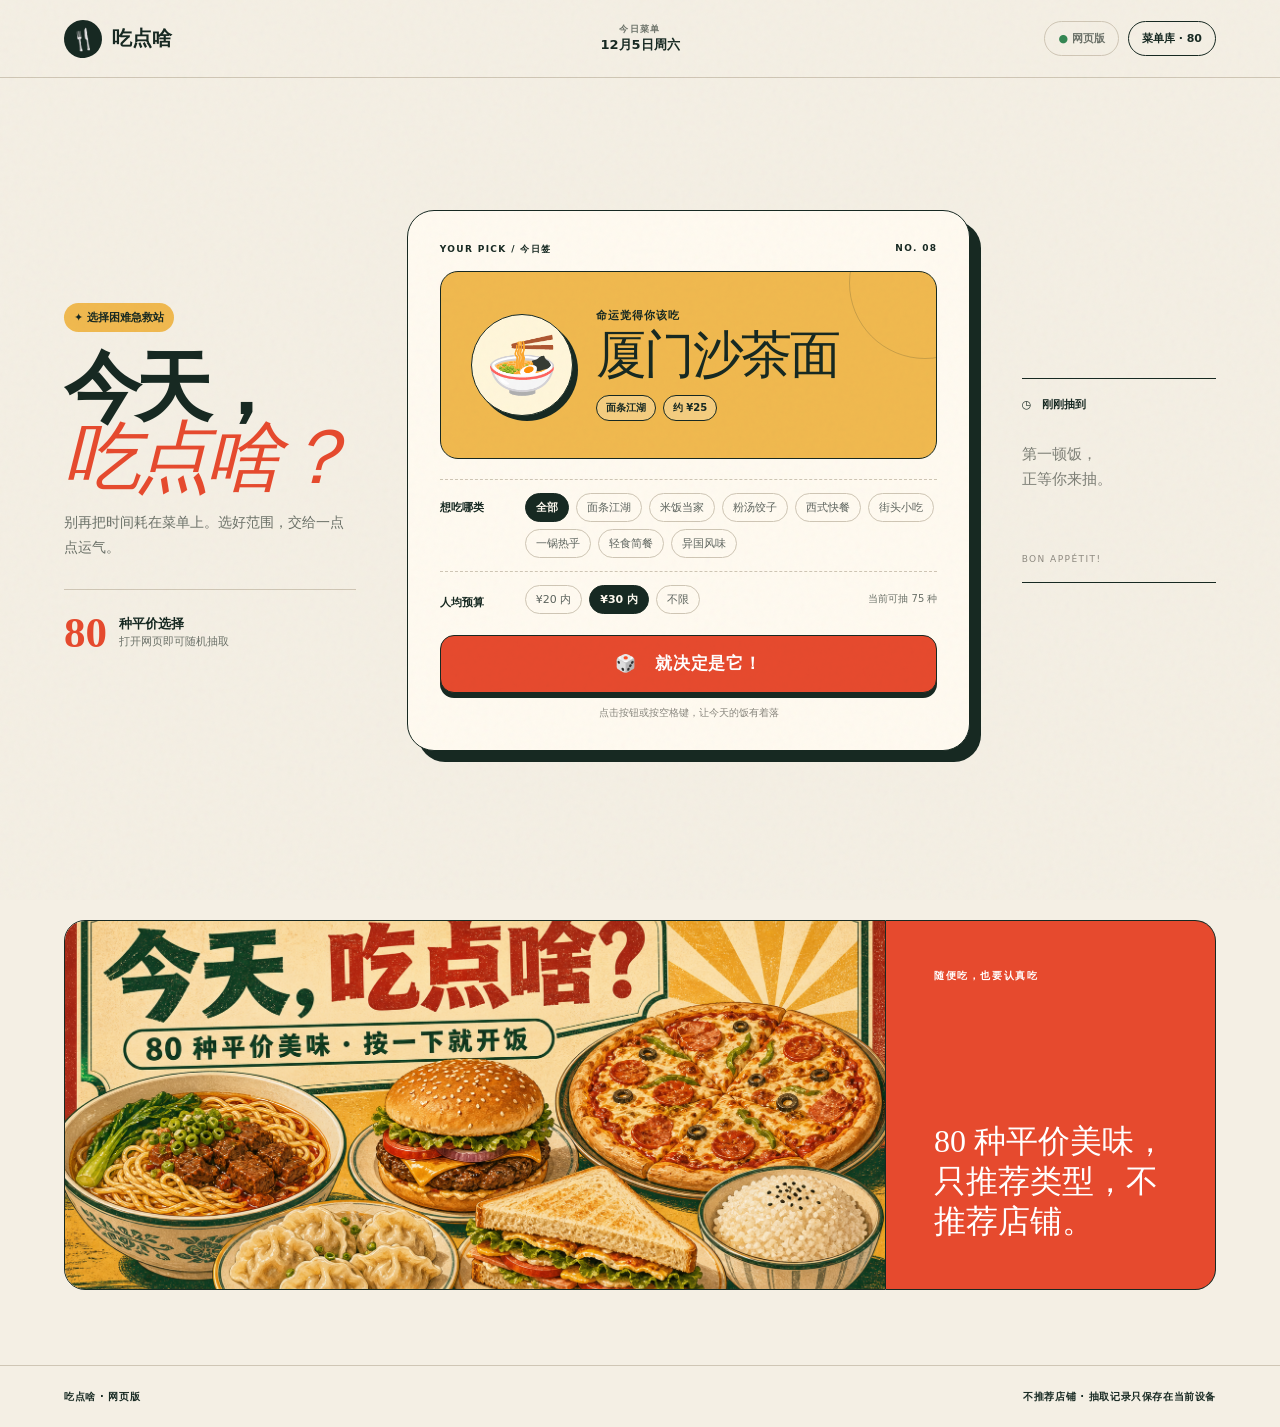
<file: versions/web/index.html>
<!doctype html>
<html lang="zh-CN">
<head>
  <meta charset="utf-8">
  <meta name="viewport" content="width=device-width, initial-scale=1">
  <meta name="color-scheme" content="light">
  <meta name="description" content="80 种平价即食美味，按类别和预算随机抽取，轻松决定今天吃什么。">
  <title>吃点啥｜网页版</title>
  <style>
    :root {
      --paper: #f4efe4;
      --cream: #fffaf0;
      --ink: #172922;
      --red: #e64a2e;
      --yellow: #f0b94f;
      --line: #cfc6b5;
      --muted: #6c7269;
    }
    * { box-sizing: border-box; }
    html { scroll-behavior: smooth; }
    body {
      margin: 0;
      color: var(--ink);
      background: var(--paper);
      font-family: Inter, "PingFang SC", "Microsoft YaHei", system-ui, sans-serif;
    }
    body::before {
      content: "";
      position: fixed;
      inset: 0;
      z-index: 10;
      pointer-events: none;
      opacity: .07;
      background-image: url("data:image/svg+xml,%3Csvg viewBox='0 0 180 180' xmlns='http://www.w3.org/2000/svg'%3E%3Cfilter id='n'%3E%3CfeTurbulence type='fractalNoise' baseFrequency='.9' numOctaves='4' stitchTiles='stitch'/%3E%3C/filter%3E%3Crect width='100%25' height='100%25' filter='url(%23n)' opacity='.5'/%3E%3C/svg%3E");
      mix-blend-mode: multiply;
    }
    button, input { font: inherit; }
    button { cursor: pointer; }
    button:focus-visible, input:focus-visible {
      outline: 3px solid rgba(230, 74, 46, .28);
      outline-offset: 3px;
    }
    .topbar {
      height: 78px;
      padding: 0 clamp(18px, 5vw, 72px);
      border-bottom: 1px solid var(--line);
      display: grid;
      grid-template-columns: 1fr auto 1fr;
      align-items: center;
    }
    .brand { display: flex; align-items: center; gap: 10px; font-size: 20px; font-weight: 950; }
    .brand-mark {
      width: 38px;
      height: 38px;
      display: grid;
      place-items: center;
      border-radius: 50%;
      color: var(--paper);
      background: var(--ink);
      transform: rotate(-8deg);
    }
    .date { text-align: center; line-height: 1.2; }
    .date small { display: block; color: var(--muted); font-size: 9px; font-weight: 900; letter-spacing: .16em; }
    .date strong { font-size: 13px; }
    .top-actions { justify-self: end; display: flex; align-items: center; gap: 9px; }
    .offline-badge, .menu-toggle {
      border: 1px solid var(--ink);
      border-radius: 999px;
      background: transparent;
      color: var(--ink);
      padding: 9px 13px;
      font-size: 11px;
      font-weight: 850;
    }
    .offline-badge { border-color: var(--line); color: var(--muted); }
    .offline-badge b { color: #348753; }
    .menu-toggle:hover { background: var(--ink); color: var(--cream); }
    .stage {
      min-height: calc(100vh - 78px);
      padding: 50px clamp(18px, 5vw, 72px) 68px;
      display: grid;
      grid-template-columns: minmax(210px, .75fr) minmax(480px, 1.45fr) minmax(170px, .5fr);
      align-items: center;
      gap: clamp(24px, 4vw, 60px);
    }
    .eyebrow {
      display: inline-flex;
      align-items: center;
      border-radius: 999px;
      padding: 7px 10px;
      background: var(--yellow);
      font-size: 11px;
      font-weight: 900;
    }
    h1 {
      margin: 21px 0 18px;
      font-size: clamp(56px, 6vw, 98px);
      line-height: .9;
      letter-spacing: -.075em;
      font-weight: 950;
    }
    h1 em { color: var(--red); font-family: Georgia, "Songti SC", serif; font-weight: 500; }
    .intro > p { max-width: 280px; color: var(--muted); font-size: 14px; line-height: 1.75; }
    .count-note { margin-top: 30px; padding-top: 18px; border-top: 1px solid var(--line); display: flex; align-items: center; gap: 12px; }
    .count-note > b { color: var(--red); font-family: Georgia, serif; font-size: 43px; }
    .count-note span { color: var(--muted); font-size: 11px; line-height: 1.45; }
    .count-note strong { color: var(--ink); font-size: 13px; }
    .draw-panel {
      position: relative;
      z-index: 2;
      padding: clamp(19px, 3vw, 32px);
      background: var(--cream);
      border: 1.5px solid var(--ink);
      border-radius: 27px;
      box-shadow: 11px 11px 0 var(--ink);
    }
    .ticket-label { display: flex; justify-content: space-between; margin-bottom: 15px; font-size: 9px; font-weight: 900; letter-spacing: .15em; }
    .result {
      min-height: 188px;
      display: grid;
      grid-template-columns: auto 1fr;
      align-items: center;
      gap: 23px;
      overflow: hidden;
      position: relative;
      padding: 24px clamp(18px, 3vw, 30px);
      border: 1.5px solid var(--ink);
      border-radius: 18px;
      background: var(--yellow);
    }
    .result::after { content: ""; width: 150px; height: 150px; position: absolute; right: -65px; top: -65px; border: 1px solid var(--ink); border-radius: 50%; opacity: .18; }
    .food-emoji {
      width: 102px;
      height: 102px;
      display: grid;
      place-items: center;
      border: 1.5px solid var(--ink);
      border-radius: 50%;
      background: #fff6da;
      box-shadow: 5px 5px 0 var(--ink);
      font-size: 58px;
    }
    .result-kicker { margin: 0 0 5px; font-size: 11px; font-weight: 900; letter-spacing: .1em; }
    .result h2 { margin: 0; font: 500 clamp(35px, 4vw, 56px)/1.05 Georgia, "Songti SC", serif; letter-spacing: -.05em; }
    .meta { display: flex; flex-wrap: wrap; gap: 7px; margin-top: 14px; }
    .meta span { padding: 5px 9px; border: 1px solid var(--ink); border-radius: 999px; background: rgba(255,255,255,.28); font-size: 10px; font-weight: 850; }
    .meta .spicy { color: white; background: var(--red); }
    .result.rolling .food-emoji { animation: wobble .13s infinite alternate; filter: blur(1px); }
    .result.rolling h2 { animation: blink .13s infinite alternate; }
    .result.reveal { animation: reveal .42s cubic-bezier(.2,.9,.25,1.2); }
    @keyframes wobble { to { transform: rotate(7deg) scale(.96); } }
    @keyframes blink { to { opacity: .4; transform: translateY(2px); } }
    @keyframes reveal { from { transform: scale(.96); } to { transform: scale(1); } }
    .filters { margin-top: 20px; }
    .filter-row { display: grid; grid-template-columns: 75px 1fr; gap: 10px; padding: 13px 0; border-top: 1px dashed var(--line); }
    .filter-row.compact { grid-template-columns: 75px 1fr auto; align-items: center; }
    .filter-title { padding-top: 7px; font-size: 11px; font-weight: 900; }
    .chips { display: flex; flex-wrap: wrap; gap: 7px; }
    .chip { padding: 6px 10px; border: 1px solid var(--line); border-radius: 999px; color: #5d645e; background: transparent; font-size: 11px; }
    .chip:hover { border-color: var(--ink); color: var(--ink); }
    .chip.active { border-color: var(--ink); color: var(--cream); background: var(--ink); font-weight: 800; }
    .pool-count { align-self: center; color: var(--muted); font-size: 10px; white-space: nowrap; }
    .draw-button {
      width: 100%;
      height: 58px;
      margin-top: 8px;
      border: 1.5px solid var(--ink);
      border-radius: 14px;
      color: white;
      background: var(--red);
      box-shadow: 0 5px 0 var(--ink);
      font-size: 17px;
      font-weight: 950;
      letter-spacing: .05em;
    }
    .draw-button:hover { background: #d93f25; transform: translateY(1px); box-shadow: 0 4px 0 var(--ink); }
    .draw-button:active { transform: translateY(4px); box-shadow: 0 1px 0 var(--ink); }
    .hint { margin: 13px 0 -2px; text-align: center; color: #89877e; font-size: 10px; }
    .history-card { min-height: 205px; padding: 18px 0; display: flex; flex-direction: column; border-top: 1px solid var(--ink); border-bottom: 1px solid var(--ink); }
    .history-card h3 { margin: 0 0 15px; font-size: 11px; }
    .history-card .empty { color: #7d7f76; font: 15px/1.7 Georgia, "Songti SC", serif; }
    .history-card ol { list-style: none; padding: 0; margin: 0; }
    .history-card li { display: grid; grid-template-columns: 24px 1fr; gap: 7px; padding: 9px 0; border-bottom: 1px dashed var(--line); font-size: 12px; }
    .history-card li span { color: var(--red); font-family: Georgia, serif; }
    .history-card small { margin-top: auto; padding-top: 17px; color: #8e8a80; font-size: 9px; letter-spacing: .16em; }
    .visual-strip { margin: 0; padding: 20px clamp(18px, 5vw, 72px) 75px; display: grid; grid-template-columns: minmax(0,1fr) minmax(220px,330px); }
    .visual-strip img { width: 100%; max-height: 370px; object-fit: cover; display: block; border: 1.5px solid var(--ink); border-radius: 21px 0 0 21px; }
    .visual-strip figcaption { padding: clamp(24px,4vw,48px); display: flex; flex-direction: column; justify-content: space-between; border: 1.5px solid var(--ink); border-left: 0; border-radius: 0 21px 21px 0; color: white; background: var(--red); }
    .visual-strip figcaption span { font-size: 10px; font-weight: 900; letter-spacing: .16em; }
    .visual-strip figcaption strong { font: 500 clamp(24px,2.5vw,36px)/1.25 Georgia, "Songti SC", serif; }
    .food-pool { display: none; padding: 80px clamp(18px, 6vw, 90px); color: var(--cream); background: var(--ink); }
    .food-pool.open { display: block; }
    .pool-heading { display: flex; align-items: end; justify-content: space-between; gap: 22px; margin-bottom: 34px; }
    .pool-heading small { color: var(--yellow); font-size: 10px; font-weight: 900; letter-spacing: .16em; }
    .pool-heading h2 { margin: 7px 0 0; font: 500 clamp(40px,5vw,66px)/1 Georgia, "Songti SC", serif; letter-spacing: -.04em; }
    .search { width: min(320px,100%); height: 46px; display: flex; align-items: center; gap: 9px; border-bottom: 1px solid #77827b; }
    .search input { width: 100%; border: 0; outline: 0; color: white; background: transparent; }
    .search input::placeholder { color: #a4aaa6; }
    .food-grid { display: grid; grid-template-columns: repeat(4,1fr); border-top: 1px solid #667169; border-left: 1px solid #667169; }
    .food-item { min-height: 80px; padding: 14px; display: grid; grid-template-columns: 24px auto 1fr auto; gap: 9px; align-items: center; border: 0; border-right: 1px solid #667169; border-bottom: 1px solid #667169; color: inherit; background: transparent; text-align: left; }
    .food-item:hover { color: var(--ink); background: var(--yellow); }
    .food-item .num { color: #859088; font: 10px Georgia, serif; }
    .food-item .emoji { font-size: 22px; }
    .food-item .name { font-size: 13px; font-weight: 850; }
    .food-item .price { color: #a9b0ab; font-size: 10px; }
    .food-item:hover .num, .food-item:hover .price { color: var(--ink); }
    .no-results { grid-column: 1 / -1; padding: 50px; text-align: center; color: #a9b0ab; }
    footer { height: 62px; padding: 0 clamp(18px, 5vw, 72px); display: flex; align-items: center; justify-content: space-between; border-top: 1px solid var(--line); font-size: 10px; font-weight: 800; letter-spacing: .06em; }
    @media (max-width: 1050px) {
      .stage { grid-template-columns: minmax(190px,.6fr) minmax(470px,1.4fr); }
      .history-card { display: none; }
      .food-grid { grid-template-columns: repeat(3,1fr); }
    }
    @media (max-width: 780px) {
      .topbar { grid-template-columns: 1fr auto; }
      .date, .offline-badge { display: none; }
      .stage { display: block; padding-top: 36px; min-height: auto; }
      .intro { margin-bottom: 30px; }
      h1 { font-size: clamp(58px,18vw,86px); }
      .draw-panel { box-shadow: 7px 7px 0 var(--ink); }
      .visual-strip { grid-template-columns: 1fr; padding-top: 0; }
      .visual-strip img { max-height: none; border-radius: 18px 18px 0 0; }
      .visual-strip figcaption { min-height: 165px; border-top: 0; border-left: 1.5px solid var(--ink); border-radius: 0 0 18px 18px; }
      .pool-heading { align-items: start; flex-direction: column; }
      .search { width: 100%; }
      .food-grid { grid-template-columns: repeat(2,1fr); }
    }
    @media (max-width: 520px) {
      .topbar { height: 68px; }
      .brand { font-size: 17px; }
      .brand-mark { width: 33px; height: 33px; }
      .menu-toggle { padding: 8px 11px; font-size: 10px; }
      .stage { padding-left: 15px; padding-right: 21px; }
      .draw-panel { padding: 15px; border-radius: 21px; }
      .result { grid-template-columns: 1fr; min-height: 275px; gap: 10px; text-align: center; }
      .food-emoji { width: 80px; height: 80px; justify-self: center; font-size: 46px; }
      .meta { justify-content: center; }
      .filter-row, .filter-row.compact { grid-template-columns: 1fr; gap: 8px; }
      .filter-title { padding-top: 0; }
      .pool-count { display: none; }
      .food-pool { padding: 60px 17px; }
      .food-grid { grid-template-columns: 1fr; }
      .food-item { min-height: 68px; }
      footer { flex-direction: column; justify-content: center; gap: 4px; }
    }
    @media (prefers-reduced-motion: reduce) {
      *, *::before, *::after { scroll-behavior: auto !important; animation-duration: .01ms !important; animation-iteration-count: 1 !important; }
    }
  </style>
</head>
<body>
  <header class="topbar">
    <div class="brand"><span class="brand-mark">🍴</span><span>吃点啥</span></div>
    <div class="date"><small>今日菜单</small><strong id="today"></strong></div>
    <div class="top-actions">
      <span class="offline-badge"><b>●</b> 网页版</span>
      <button class="menu-toggle" id="menuToggle" type="button">菜单库 · 80</button>
    </div>
  </header>

  <main>
    <section class="stage" id="top" aria-labelledby="pageTitle">
      <div class="intro">
        <span class="eyebrow">✦ 选择困难急救站</span>
        <h1 id="pageTitle">今天，<br><em>吃点啥？</em></h1>
        <p>别再把时间耗在菜单上。选好范围，交给一点点运气。</p>
        <div class="count-note"><b>80</b><span><strong>种平价选择</strong><br>打开网页即可随机抽取</span></div>
      </div>

      <section class="draw-panel" aria-label="随机抽取食物">
        <div class="ticket-label"><span>YOUR PICK / 今日签</span><span id="foodNumber">NO. 08</span></div>
        <div class="result reveal" id="result" aria-live="polite">
          <span class="food-emoji" id="foodEmoji" aria-hidden="true">🍜</span>
          <div>
            <p class="result-kicker">命运觉得你该吃</p>
            <h2 id="foodName">厦门沙茶面</h2>
            <div class="meta" id="foodMeta"></div>
          </div>
        </div>

        <div class="filters">
          <div class="filter-row">
            <span class="filter-title">想吃哪类</span>
            <div class="chips" id="categoryChips"></div>
          </div>
          <div class="filter-row compact">
            <span class="filter-title">人均预算</span>
            <div class="chips" id="budgetChips"></div>
            <span class="pool-count" id="poolCount"></span>
          </div>
        </div>
        <button class="draw-button" id="drawButton" type="button">🎲　就决定是它！</button>
        <p class="hint">点击按钮或按空格键，让今天的饭有着落</p>
      </section>

      <aside class="history-card">
        <h3>◷　刚刚抽到</h3>
        <div id="history"></div>
        <small>BON APPÉTIT!</small>
      </aside>
    </section>

    <figure class="visual-strip">
      <img src="og.png" width="1664" height="936" loading="lazy" alt="面条、汉堡、披萨、饺子、三明治和米饭组成的今日菜单海报">
      <figcaption><span>随便吃，也要认真吃</span><strong>80 种平价美味，只推荐类型，不推荐店铺。</strong></figcaption>
    </figure>

    <section class="food-pool" id="foodPool" aria-labelledby="poolTitle">
      <div class="pool-heading">
        <div><small>02 / 完整菜单库</small><h2 id="poolTitle">八十种，慢慢挑</h2></div>
        <label class="search">⌕<input id="searchInput" type="search" placeholder="搜一道想吃的…" aria-label="搜索食物"></label>
      </div>
      <div class="food-grid" id="foodGrid"></div>
    </section>
  </main>

  <footer><span>吃点啥 · 网页版</span><span>不推荐店铺 · 抽取记录只保存在当前设备</span></footer>

  <script>
    const makeFoods = (category, emoji, entries) => entries.map(([name, price, spicy]) => ({ name, category, price, emoji, spicy: Boolean(spicy) }));
    const foods = [
      ...makeFoods('面条江湖', '🍜', [
        ['兰州牛肉面',20],['日式豚骨拉面',32],['重庆小面',16,true],['老北京炸酱面',22],['武汉热干面',12],['葱油拌面',15],['陕西油泼面',18,true],['厦门沙茶面',25],['海鲜炒面',25],['新疆过油肉拌面',28]
      ]),
      ...makeFoods('米饭当家', '🍚', [
        ['黄焖鸡米饭',22],['隆江猪脚饭',25],['台式卤肉饭',20],['广式煲仔饭',28],['海南鸡饭',25],['叉烧滑蛋饭',26],['麻婆豆腐盖饭',16,true],['咖喱鸡肉饭',22],['扬州炒饭',18],['韩式石锅拌饭',28,true]
      ]),
      ...makeFoods('粉汤饺子', '🥟', [
        ['柳州螺蛳粉',18,true],['桂林卤粉',16],['云南过桥米线',24],['重庆酸辣粉',14,true],['越南牛肉河粉',28],['干炒牛河',25],['扁食汤',15],['鲜肉馄饨',16],['东北水饺',20],['鲜肉锅贴',18]
      ]),
      ...makeFoods('西式快餐', '🍔', [
        ['经典牛肉汉堡',25],['香辣鸡腿堡',20,true],['玛格丽特披萨',28],['培根芝士披萨',32],['金枪鱼三明治',18],['芝士火腿三明治',16],['美式热狗',18],['墨西哥鸡肉卷',22,true],['意式肉酱面',28],['奶油培根意面',30]
      ]),
      ...makeFoods('街头小吃', '🥙', [
        ['西安肉夹馍',15],['山东杂粮煎饼',10],['天津煎饼果子',12],['台湾手抓饼',12],['鸡蛋灌饼',10],['上海生煎包',15],['南翔小笼包',18],['广式肠粉',15],['福州肉燕',18],['东北烤冷面',12,true]
      ]),
      ...makeFoods('一锅热乎', '🍲', [
        ['麻辣烫',25,true],['川味冒菜',28,true],['便利店关东煮',18],['乐山钵钵鸡',25,true],['砂锅米线',20],['番茄肥牛锅',30],['韩式部队锅',32,true],['日式寿喜锅',35],['酸菜鱼小锅',30,true],['潮汕砂锅粥',28]
      ]),
      ...makeFoods('轻食简餐', '🥗', [
        ['凯撒鸡肉沙拉',25],['藜麦鸡胸饭',28],['全麦鸡肉卷',20],['紫菜包饭',18],['什锦寿司',28],['鸡蛋蔬菜三明治',15],['皮蛋瘦肉粥',15],['番茄鸡蛋面',16],['蒸蛋肉末套餐',22],['烤蔬菜鹰嘴豆碗',26]
      ]),
      ...makeFoods('异国风味', '🌮', [
        ['日式亲子丼',26],['日式牛肉盖饭',28],['韩式炸酱面',24],['泰式炒河粉',28,true],['冬阴功汤粉',30,true],['越南鸡肉法棍',22],['印度咖喱烤饼',30,true],['新加坡叻沙',32,true],['土耳其烤肉卷',25],['墨西哥玉米饼',28,true]
      ])
    ];

    const categories = ['全部', ...new Set(foods.map(food => food.category))];
    const budgets = [20, 30, 0];
    let selectedCategory = '全部';
    let selectedBudget = 30;
    let current = foods.find(food => food.name === '厦门沙茶面');
    let recent = loadHistory();
    let rolling = false;

    const resultEl = document.getElementById('result');
    const foodNameEl = document.getElementById('foodName');
    const foodEmojiEl = document.getElementById('foodEmoji');
    const foodMetaEl = document.getElementById('foodMeta');
    const foodNumberEl = document.getElementById('foodNumber');
    const categoryChipsEl = document.getElementById('categoryChips');
    const budgetChipsEl = document.getElementById('budgetChips');
    const poolCountEl = document.getElementById('poolCount');
    const drawButton = document.getElementById('drawButton');
    const historyEl = document.getElementById('history');
    const menuToggle = document.getElementById('menuToggle');
    const foodPool = document.getElementById('foodPool');
    const foodGrid = document.getElementById('foodGrid');
    const searchInput = document.getElementById('searchInput');

    function loadHistory() {
      try {
        const names = JSON.parse(localStorage.getItem('chi-dian-sha-history') || '[]');
        return names.map(name => foods.find(food => food.name === name)).filter(Boolean).slice(0, 3);
      } catch (_) { return []; }
    }

    function saveHistory() {
      try { localStorage.setItem('chi-dian-sha-history', JSON.stringify(recent.map(food => food.name))); } catch (_) {}
    }

    function getPool() {
      return foods.filter(food =>
        (selectedCategory === '全部' || food.category === selectedCategory) &&
        (selectedBudget === 0 || food.price <= selectedBudget)
      );
    }

    function updateResult(food, remember = false) {
      current = food;
      foodNameEl.textContent = food.name;
      foodEmojiEl.textContent = food.emoji;
      foodNumberEl.textContent = `NO. ${String(foods.indexOf(food) + 1).padStart(2, '0')}`;
      foodMetaEl.innerHTML = `<span>${food.category}</span><span>约 ¥${food.price}</span>${food.spicy ? '<span class="spicy">辣</span>' : ''}`;
      if (remember) {
        recent = [food, ...recent.filter(item => item.name !== food.name)].slice(0, 3);
        saveHistory();
        renderHistory();
      }
    }

    function renderHistory() {
      if (!recent.length) {
        historyEl.innerHTML = '<p class="empty">第一顿饭，<br>正等你来抽。</p>';
        return;
      }
      historyEl.innerHTML = `<ol>${recent.map((food, index) => `<li><span>${String(index + 1).padStart(2, '0')}</span><strong>${food.name}</strong></li>`).join('')}</ol>`;
    }

    function renderFilters() {
      categoryChipsEl.innerHTML = categories.map(category => `<button type="button" class="chip${category === selectedCategory ? ' active' : ''}" data-category="${category}" aria-pressed="${category === selectedCategory}">${category}</button>`).join('');
      budgetChipsEl.innerHTML = budgets.map(budget => `<button type="button" class="chip${budget === selectedBudget ? ' active' : ''}" data-budget="${budget}" aria-pressed="${budget === selectedBudget}">${budget === 0 ? '不限' : `¥${budget} 内`}</button>`).join('');
      poolCountEl.textContent = `当前可抽 ${getPool().length} 种`;
    }

    function draw() {
      const pool = getPool();
      if (rolling || !pool.length) return;
      rolling = true;
      drawButton.disabled = true;
      drawButton.textContent = '🎲　正在翻菜单…';
      resultEl.className = 'result rolling';
      let turns = 0;
      const ticker = setInterval(() => {
        updateResult(pool[Math.floor(Math.random() * pool.length)]);
        turns += 1;
        if (turns >= 11) {
          clearInterval(ticker);
          const choices = pool.length > 1 ? pool.filter(food => food.name !== current.name) : pool;
          const winner = choices[Math.floor(Math.random() * choices.length)];
          updateResult(winner, true);
          resultEl.className = 'result reveal';
          drawButton.disabled = false;
          drawButton.textContent = '🎲　就决定是它！';
          rolling = false;
        }
      }, 70);
    }

    function renderFoodGrid() {
      const keyword = searchInput.value.trim().toLowerCase();
      const visible = keyword ? foods.filter(food => `${food.name}${food.category}`.toLowerCase().includes(keyword)) : foods;
      foodGrid.innerHTML = visible.length ? visible.map((food, index) => `
        <button type="button" class="food-item" data-food="${food.name}">
          <span class="num">${String(index + 1).padStart(2, '0')}</span>
          <span class="emoji">${food.emoji}</span>
          <span class="name">${food.name}</span>
          <span class="price">¥${food.price}</span>
        </button>`).join('') : '<p class="no-results">没有找到这道美味，换个关键词试试。</p>';
    }

    categoryChipsEl.addEventListener('click', event => {
      const button = event.target.closest('[data-category]');
      if (!button) return;
      selectedCategory = button.dataset.category;
      renderFilters();
    });

    budgetChipsEl.addEventListener('click', event => {
      const button = event.target.closest('[data-budget]');
      if (!button) return;
      selectedBudget = Number(button.dataset.budget);
      renderFilters();
    });

    foodGrid.addEventListener('click', event => {
      const button = event.target.closest('[data-food]');
      if (!button) return;
      const food = foods.find(item => item.name === button.dataset.food);
      if (food) {
        updateResult(food, true);
        resultEl.className = 'result reveal';
        window.scrollTo({ top: 0, behavior: 'smooth' });
      }
    });

    menuToggle.addEventListener('click', () => {
      const open = foodPool.classList.toggle('open');
      menuToggle.textContent = open ? '收起菜单 ↑' : '菜单库 · 80';
      if (open) setTimeout(() => foodPool.scrollIntoView({ behavior: 'smooth', block: 'start' }), 20);
    });

    searchInput.addEventListener('input', renderFoodGrid);
    drawButton.addEventListener('click', draw);
    document.addEventListener('keydown', event => {
      if (event.code === 'Space' && document.activeElement.tagName !== 'INPUT' && document.activeElement.tagName !== 'BUTTON') {
        event.preventDefault();
        draw();
      }
    });

    document.getElementById('today').textContent = new Intl.DateTimeFormat('zh-CN', { month: 'long', day: 'numeric', weekday: 'short' }).format(new Date());
    updateResult(current);
    renderFilters();
    renderHistory();
    renderFoodGrid();
  </script>
</body>
</html>
</file>
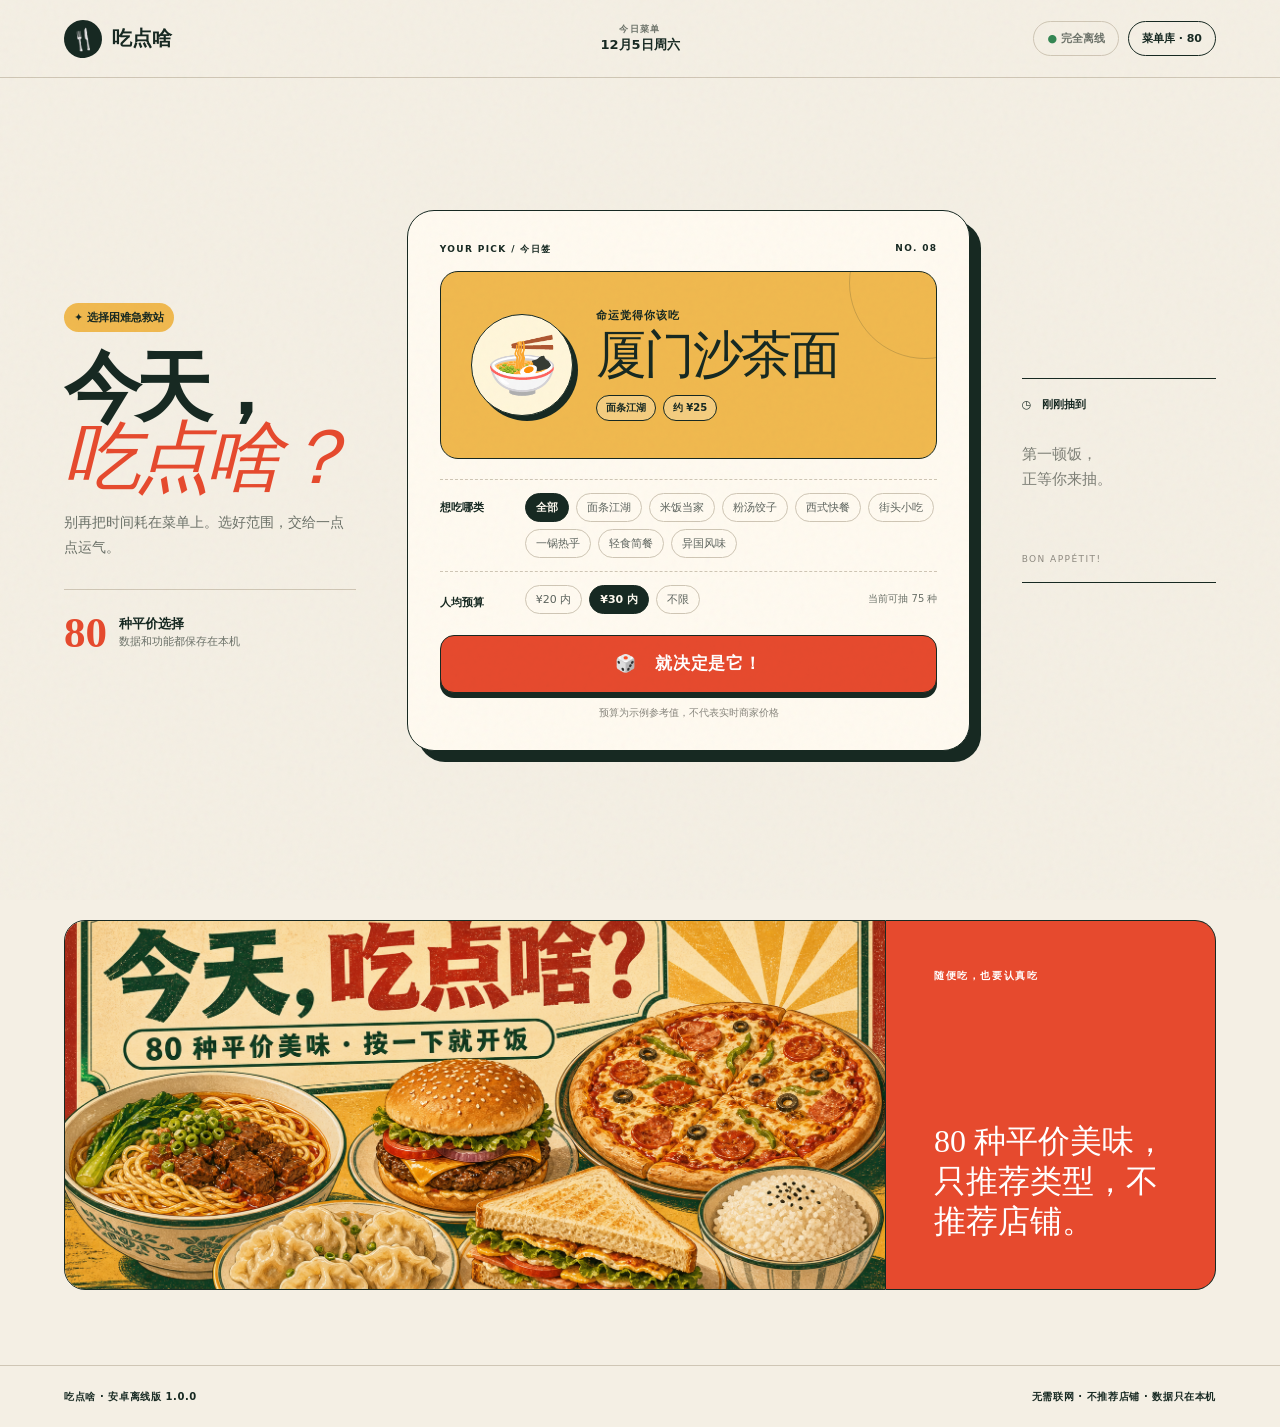
<file: versions/android-apk/app/src/main/assets/index.html>
<!doctype html>
<html lang="zh-CN">
<head>
  <meta charset="utf-8">
  <meta name="viewport" content="width=device-width, initial-scale=1">
  <meta name="color-scheme" content="light">
  <meta http-equiv="Content-Security-Policy" content="default-src 'none'; img-src 'self' data:; style-src 'unsafe-inline'; script-src 'unsafe-inline'; connect-src 'none'; base-uri 'none'; form-action 'none'">
  <title>吃点啥｜安卓离线版</title>
  <style>
    :root {
      --paper: #f4efe4;
      --cream: #fffaf0;
      --ink: #172922;
      --red: #e64a2e;
      --yellow: #f0b94f;
      --line: #cfc6b5;
      --muted: #6c7269;
    }
    * { box-sizing: border-box; }
    html { scroll-behavior: smooth; }
    body {
      margin: 0;
      color: var(--ink);
      background: var(--paper);
      font-family: Inter, "PingFang SC", "Microsoft YaHei", system-ui, sans-serif;
    }
    body::before {
      content: "";
      position: fixed;
      inset: 0;
      z-index: 10;
      pointer-events: none;
      opacity: .07;
      background-image: url("data:image/svg+xml,%3Csvg viewBox='0 0 180 180' xmlns='http://www.w3.org/2000/svg'%3E%3Cfilter id='n'%3E%3CfeTurbulence type='fractalNoise' baseFrequency='.9' numOctaves='4' stitchTiles='stitch'/%3E%3C/filter%3E%3Crect width='100%25' height='100%25' filter='url(%23n)' opacity='.5'/%3E%3C/svg%3E");
      mix-blend-mode: multiply;
    }
    button, input { font: inherit; }
    button { cursor: pointer; }
    button:focus-visible, input:focus-visible {
      outline: 3px solid rgba(230, 74, 46, .28);
      outline-offset: 3px;
    }
    .topbar {
      height: 78px;
      padding: 0 clamp(18px, 5vw, 72px);
      border-bottom: 1px solid var(--line);
      display: grid;
      grid-template-columns: 1fr auto 1fr;
      align-items: center;
    }
    .brand { display: flex; align-items: center; gap: 10px; font-size: 20px; font-weight: 950; }
    .brand-mark {
      width: 38px;
      height: 38px;
      display: grid;
      place-items: center;
      border-radius: 50%;
      color: var(--paper);
      background: var(--ink);
      transform: rotate(-8deg);
    }
    .date { text-align: center; line-height: 1.2; }
    .date small { display: block; color: var(--muted); font-size: 9px; font-weight: 900; letter-spacing: .16em; }
    .date strong { font-size: 13px; }
    .top-actions { justify-self: end; display: flex; align-items: center; gap: 9px; }
    .offline-badge, .menu-toggle {
      border: 1px solid var(--ink);
      border-radius: 999px;
      background: transparent;
      color: var(--ink);
      padding: 9px 13px;
      font-size: 11px;
      font-weight: 850;
    }
    .offline-badge { border-color: var(--line); color: var(--muted); }
    .offline-badge b { color: #348753; }
    .menu-toggle:hover { background: var(--ink); color: var(--cream); }
    .stage {
      min-height: calc(100vh - 78px);
      padding: 50px clamp(18px, 5vw, 72px) 68px;
      display: grid;
      grid-template-columns: minmax(210px, .75fr) minmax(480px, 1.45fr) minmax(170px, .5fr);
      align-items: center;
      gap: clamp(24px, 4vw, 60px);
    }
    .eyebrow {
      display: inline-flex;
      align-items: center;
      border-radius: 999px;
      padding: 7px 10px;
      background: var(--yellow);
      font-size: 11px;
      font-weight: 900;
    }
    h1 {
      margin: 21px 0 18px;
      font-size: clamp(56px, 6vw, 98px);
      line-height: .9;
      letter-spacing: -.075em;
      font-weight: 950;
    }
    h1 em { color: var(--red); font-family: Georgia, "Songti SC", serif; font-weight: 500; }
    .intro > p { max-width: 280px; color: var(--muted); font-size: 14px; line-height: 1.75; }
    .count-note { margin-top: 30px; padding-top: 18px; border-top: 1px solid var(--line); display: flex; align-items: center; gap: 12px; }
    .count-note > b { color: var(--red); font-family: Georgia, serif; font-size: 43px; }
    .count-note span { color: var(--muted); font-size: 11px; line-height: 1.45; }
    .count-note strong { color: var(--ink); font-size: 13px; }
    .draw-panel {
      position: relative;
      z-index: 2;
      padding: clamp(19px, 3vw, 32px);
      background: var(--cream);
      border: 1.5px solid var(--ink);
      border-radius: 27px;
      box-shadow: 11px 11px 0 var(--ink);
    }
    .ticket-label { display: flex; justify-content: space-between; margin-bottom: 15px; font-size: 9px; font-weight: 900; letter-spacing: .15em; }
    .result {
      min-height: 188px;
      display: grid;
      grid-template-columns: auto 1fr;
      align-items: center;
      gap: 23px;
      overflow: hidden;
      position: relative;
      padding: 24px clamp(18px, 3vw, 30px);
      border: 1.5px solid var(--ink);
      border-radius: 18px;
      background: var(--yellow);
    }
    .result::after { content: ""; width: 150px; height: 150px; position: absolute; right: -65px; top: -65px; border: 1px solid var(--ink); border-radius: 50%; opacity: .18; }
    .food-emoji {
      width: 102px;
      height: 102px;
      display: grid;
      place-items: center;
      border: 1.5px solid var(--ink);
      border-radius: 50%;
      background: #fff6da;
      box-shadow: 5px 5px 0 var(--ink);
      font-size: 58px;
    }
    .result-kicker { margin: 0 0 5px; font-size: 11px; font-weight: 900; letter-spacing: .1em; }
    .result h2 { margin: 0; font: 500 clamp(35px, 4vw, 56px)/1.05 Georgia, "Songti SC", serif; letter-spacing: -.05em; }
    .meta { display: flex; flex-wrap: wrap; gap: 7px; margin-top: 14px; }
    .meta span { padding: 5px 9px; border: 1px solid var(--ink); border-radius: 999px; background: rgba(255,255,255,.28); font-size: 10px; font-weight: 850; }
    .meta .spicy { color: white; background: var(--red); }
    .result.rolling .food-emoji { animation: wobble .13s infinite alternate; filter: blur(1px); }
    .result.rolling h2 { animation: blink .13s infinite alternate; }
    .result.reveal { animation: reveal .42s cubic-bezier(.2,.9,.25,1.2); }
    @keyframes wobble { to { transform: rotate(7deg) scale(.96); } }
    @keyframes blink { to { opacity: .4; transform: translateY(2px); } }
    @keyframes reveal { from { transform: scale(.96); } to { transform: scale(1); } }
    .filters { margin-top: 20px; }
    .filter-row { display: grid; grid-template-columns: 75px 1fr; gap: 10px; padding: 13px 0; border-top: 1px dashed var(--line); }
    .filter-row.compact { grid-template-columns: 75px 1fr auto; align-items: center; }
    .filter-title { padding-top: 7px; font-size: 11px; font-weight: 900; }
    .chips { display: flex; flex-wrap: wrap; gap: 7px; }
    .chip { padding: 6px 10px; border: 1px solid var(--line); border-radius: 999px; color: #5d645e; background: transparent; font-size: 11px; }
    .chip:hover { border-color: var(--ink); color: var(--ink); }
    .chip.active { border-color: var(--ink); color: var(--cream); background: var(--ink); font-weight: 800; }
    .pool-count { align-self: center; color: var(--muted); font-size: 10px; white-space: nowrap; }
    .draw-button {
      width: 100%;
      height: 58px;
      margin-top: 8px;
      border: 1.5px solid var(--ink);
      border-radius: 14px;
      color: white;
      background: var(--red);
      box-shadow: 0 5px 0 var(--ink);
      font-size: 17px;
      font-weight: 950;
      letter-spacing: .05em;
    }
    .draw-button:hover { background: #d93f25; transform: translateY(1px); box-shadow: 0 4px 0 var(--ink); }
    .draw-button:active { transform: translateY(4px); box-shadow: 0 1px 0 var(--ink); }
    .hint { margin: 13px 0 -2px; text-align: center; color: #89877e; font-size: 10px; }
    .history-card { min-height: 205px; padding: 18px 0; display: flex; flex-direction: column; border-top: 1px solid var(--ink); border-bottom: 1px solid var(--ink); }
    .history-card h3 { margin: 0 0 15px; font-size: 11px; }
    .history-card .empty { color: #7d7f76; font: 15px/1.7 Georgia, "Songti SC", serif; }
    .history-card ol { list-style: none; padding: 0; margin: 0; }
    .history-card li { display: grid; grid-template-columns: 24px 1fr; gap: 7px; padding: 9px 0; border-bottom: 1px dashed var(--line); font-size: 12px; }
    .history-card li span { color: var(--red); font-family: Georgia, serif; }
    .history-card small { margin-top: auto; padding-top: 17px; color: #8e8a80; font-size: 9px; letter-spacing: .16em; }
    .visual-strip { margin: 0; padding: 20px clamp(18px, 5vw, 72px) 75px; display: grid; grid-template-columns: minmax(0,1fr) minmax(220px,330px); }
    .visual-strip img { width: 100%; max-height: 370px; object-fit: cover; display: block; border: 1.5px solid var(--ink); border-radius: 21px 0 0 21px; }
    .visual-strip figcaption { padding: clamp(24px,4vw,48px); display: flex; flex-direction: column; justify-content: space-between; border: 1.5px solid var(--ink); border-left: 0; border-radius: 0 21px 21px 0; color: white; background: var(--red); }
    .visual-strip figcaption span { font-size: 10px; font-weight: 900; letter-spacing: .16em; }
    .visual-strip figcaption strong { font: 500 clamp(24px,2.5vw,36px)/1.25 Georgia, "Songti SC", serif; }
    .food-pool { display: none; padding: 80px clamp(18px, 6vw, 90px); color: var(--cream); background: var(--ink); }
    .food-pool.open { display: block; }
    .pool-heading { display: flex; align-items: end; justify-content: space-between; gap: 22px; margin-bottom: 34px; }
    .pool-heading small { color: var(--yellow); font-size: 10px; font-weight: 900; letter-spacing: .16em; }
    .pool-heading h2 { margin: 7px 0 0; font: 500 clamp(40px,5vw,66px)/1 Georgia, "Songti SC", serif; letter-spacing: -.04em; }
    .search { width: min(320px,100%); height: 46px; display: flex; align-items: center; gap: 9px; border-bottom: 1px solid #77827b; }
    .search input { width: 100%; border: 0; outline: 0; color: white; background: transparent; }
    .search input::placeholder { color: #a4aaa6; }
    .food-grid { display: grid; grid-template-columns: repeat(4,1fr); border-top: 1px solid #667169; border-left: 1px solid #667169; }
    .food-item { min-height: 80px; padding: 14px; display: grid; grid-template-columns: 24px auto 1fr auto; gap: 9px; align-items: center; border: 0; border-right: 1px solid #667169; border-bottom: 1px solid #667169; color: inherit; background: transparent; text-align: left; }
    .food-item:hover { color: var(--ink); background: var(--yellow); }
    .food-item .num { color: #859088; font: 10px Georgia, serif; }
    .food-item .emoji { font-size: 22px; }
    .food-item .name { font-size: 13px; font-weight: 850; }
    .food-item .price { color: #a9b0ab; font-size: 10px; }
    .food-item:hover .num, .food-item:hover .price { color: var(--ink); }
    .no-results { grid-column: 1 / -1; padding: 50px; text-align: center; color: #a9b0ab; }
    footer { height: 62px; padding: 0 clamp(18px, 5vw, 72px); display: flex; align-items: center; justify-content: space-between; border-top: 1px solid var(--line); font-size: 10px; font-weight: 800; letter-spacing: .06em; }
    @media (max-width: 1050px) {
      .stage { grid-template-columns: minmax(190px,.6fr) minmax(470px,1.4fr); }
      .history-card { display: flex; grid-column: 1 / -1; }
      .food-grid { grid-template-columns: repeat(3,1fr); }
    }
    @media (max-width: 780px) {
      .topbar { grid-template-columns: 1fr auto; }
      .date, .offline-badge { display: none; }
      .stage { display: block; padding-top: 36px; min-height: auto; }
      .intro { margin-bottom: 30px; }
      .history-card { margin-top: 35px; min-height: auto; }
      h1 { font-size: clamp(58px,18vw,86px); }
      .draw-panel { box-shadow: 7px 7px 0 var(--ink); }
      .visual-strip { grid-template-columns: 1fr; padding-top: 0; }
      .visual-strip img { max-height: none; border-radius: 18px 18px 0 0; }
      .visual-strip figcaption { min-height: 165px; border-top: 0; border-left: 1.5px solid var(--ink); border-radius: 0 0 18px 18px; }
      .pool-heading { align-items: start; flex-direction: column; }
      .search { width: 100%; }
      .food-grid { grid-template-columns: repeat(2,1fr); }
    }
    @media (max-width: 520px) {
      .topbar { height: 68px; }
      .brand { font-size: 17px; }
      .brand-mark { width: 33px; height: 33px; }
      .menu-toggle { padding: 8px 11px; font-size: 10px; }
      .stage { padding-left: 15px; padding-right: 21px; }
      .draw-panel { padding: 15px; border-radius: 21px; }
      .result { grid-template-columns: 1fr; min-height: 275px; gap: 10px; text-align: center; }
      .food-emoji { width: 80px; height: 80px; justify-self: center; font-size: 46px; }
      .meta { justify-content: center; }
      .filter-row, .filter-row.compact { grid-template-columns: 1fr; gap: 8px; }
      .filter-title { padding-top: 0; }
      .pool-count { display: none; }
      .food-pool { padding: 60px 17px; }
      .food-grid { grid-template-columns: 1fr; }
      .food-item { min-height: 68px; }
      footer { flex-direction: column; justify-content: center; gap: 4px; }
    }
    @media (prefers-reduced-motion: reduce) {
      *, *::before, *::after { scroll-behavior: auto !important; animation-duration: .01ms !important; animation-iteration-count: 1 !important; }
    }
  </style>
</head>
<body>
  <header class="topbar">
    <div class="brand"><span class="brand-mark">🍴</span><span>吃点啥</span></div>
    <div class="date"><small>今日菜单</small><strong id="today"></strong></div>
    <div class="top-actions">
      <span class="offline-badge"><b>●</b> 完全离线</span>
      <button class="menu-toggle" id="menuToggle" type="button">菜单库 · 80</button>
    </div>
  </header>

  <main>
    <section class="stage" id="top" aria-labelledby="pageTitle">
      <div class="intro">
        <span class="eyebrow">✦ 选择困难急救站</span>
        <h1 id="pageTitle">今天，<br><em>吃点啥？</em></h1>
        <p>别再把时间耗在菜单上。选好范围，交给一点点运气。</p>
        <div class="count-note"><b>80</b><span><strong>种平价选择</strong><br>数据和功能都保存在本机</span></div>
      </div>

      <section class="draw-panel" aria-label="随机抽取食物">
        <div class="ticket-label"><span>YOUR PICK / 今日签</span><span id="foodNumber">NO. 08</span></div>
        <div class="result reveal" id="result" aria-live="polite">
          <span class="food-emoji" id="foodEmoji" aria-hidden="true">🍜</span>
          <div>
            <p class="result-kicker">命运觉得你该吃</p>
            <h2 id="foodName">厦门沙茶面</h2>
            <div class="meta" id="foodMeta"></div>
          </div>
        </div>

        <div class="filters">
          <div class="filter-row">
            <span class="filter-title">想吃哪类</span>
            <div class="chips" id="categoryChips"></div>
          </div>
          <div class="filter-row compact">
            <span class="filter-title">人均预算</span>
            <div class="chips" id="budgetChips"></div>
            <span class="pool-count" id="poolCount"></span>
          </div>
        </div>
        <button class="draw-button" id="drawButton" type="button">🎲　就决定是它！</button>
        <p class="hint">预算为示例参考值，不代表实时商家价格</p>
      </section>

      <aside class="history-card">
        <h3>◷　刚刚抽到</h3>
        <div id="history"></div>
        <small>BON APPÉTIT!</small>
      </aside>
    </section>

    <figure class="visual-strip">
      <img src="og.png" width="1664" height="936" loading="lazy" alt="面条、汉堡、披萨、饺子、三明治和米饭组成的今日菜单海报">
      <figcaption><span>随便吃，也要认真吃</span><strong>80 种平价美味，只推荐类型，不推荐店铺。</strong></figcaption>
    </figure>

    <section class="food-pool" id="foodPool" aria-labelledby="poolTitle">
      <div class="pool-heading">
        <div><small>02 / 离线菜单库</small><h2 id="poolTitle">八十种，慢慢挑</h2></div>
        <label class="search">⌕<input id="searchInput" type="search" placeholder="搜一道想吃的…" aria-label="搜索食物"></label>
      </div>
      <div class="food-grid" id="foodGrid"></div>
    </section>
  </main>

  <footer><span>吃点啥 · 安卓离线版 1.0.0</span><span>无需联网 · 不推荐店铺 · 数据只在本机</span></footer>

  <script>
    const makeFoods = (category, emoji, entries) => entries.map(([name, price, spicy]) => ({ name, category, price, emoji, spicy: Boolean(spicy) }));
    const foods = [
      ...makeFoods('面条江湖', '🍜', [
        ['兰州牛肉面',20],['日式豚骨拉面',32],['重庆小面',16,true],['老北京炸酱面',22],['武汉热干面',12],['葱油拌面',15],['陕西油泼面',18,true],['厦门沙茶面',25],['海鲜炒面',25],['新疆过油肉拌面',28]
      ]),
      ...makeFoods('米饭当家', '🍚', [
        ['黄焖鸡米饭',22],['隆江猪脚饭',25],['台式卤肉饭',20],['广式煲仔饭',28],['海南鸡饭',25],['叉烧滑蛋饭',26],['麻婆豆腐盖饭',16,true],['咖喱鸡肉饭',22],['扬州炒饭',18],['韩式石锅拌饭',28,true]
      ]),
      ...makeFoods('粉汤饺子', '🥟', [
        ['柳州螺蛳粉',18,true],['桂林卤粉',16],['云南过桥米线',24],['重庆酸辣粉',14,true],['越南牛肉河粉',28],['干炒牛河',25],['扁食汤',15],['鲜肉馄饨',16],['东北水饺',20],['鲜肉锅贴',18]
      ]),
      ...makeFoods('西式快餐', '🍔', [
        ['经典牛肉汉堡',25],['香辣鸡腿堡',20,true],['玛格丽特披萨',28],['培根芝士披萨',32],['金枪鱼三明治',18],['芝士火腿三明治',16],['美式热狗',18],['墨西哥鸡肉卷',22,true],['意式肉酱面',28],['奶油培根意面',30]
      ]),
      ...makeFoods('街头小吃', '🥙', [
        ['西安肉夹馍',15],['山东杂粮煎饼',10],['天津煎饼果子',12],['台湾手抓饼',12],['鸡蛋灌饼',10],['上海生煎包',15],['南翔小笼包',18],['广式肠粉',15],['福州肉燕',18],['东北烤冷面',12,true]
      ]),
      ...makeFoods('一锅热乎', '🍲', [
        ['麻辣烫',25,true],['川味冒菜',28,true],['便利店关东煮',18],['乐山钵钵鸡',25,true],['砂锅米线',20],['番茄肥牛锅',30],['韩式部队锅',32,true],['日式寿喜锅',35],['酸菜鱼小锅',30,true],['潮汕砂锅粥',28]
      ]),
      ...makeFoods('轻食简餐', '🥗', [
        ['凯撒鸡肉沙拉',25],['藜麦鸡胸饭',28],['全麦鸡肉卷',20],['紫菜包饭',18],['什锦寿司',28],['鸡蛋蔬菜三明治',15],['皮蛋瘦肉粥',15],['番茄鸡蛋面',16],['蒸蛋肉末套餐',22],['烤蔬菜鹰嘴豆碗',26]
      ]),
      ...makeFoods('异国风味', '🌮', [
        ['日式亲子丼',26],['日式牛肉盖饭',28],['韩式炸酱面',24],['泰式炒河粉',28,true],['冬阴功汤粉',30,true],['越南鸡肉法棍',22],['印度咖喱烤饼',30,true],['新加坡叻沙',32,true],['土耳其烤肉卷',25],['墨西哥玉米饼',28,true]
      ])
    ];

    const categories = ['全部', ...new Set(foods.map(food => food.category))];
    const budgets = [20, 30, 0];
    const savedPreferences = loadPreferences();
    let selectedCategory = categories.includes(savedPreferences.category) ? savedPreferences.category : '全部';
    let selectedBudget = budgets.includes(savedPreferences.budget) ? savedPreferences.budget : 30;
    let current = foods.find(food => food.name === savedPreferences.food) || foods.find(food => food.name === '厦门沙茶面');
    let recent = loadHistory();
    let rolling = false;

    const resultEl = document.getElementById('result');
    const foodNameEl = document.getElementById('foodName');
    const foodEmojiEl = document.getElementById('foodEmoji');
    const foodMetaEl = document.getElementById('foodMeta');
    const foodNumberEl = document.getElementById('foodNumber');
    const categoryChipsEl = document.getElementById('categoryChips');
    const budgetChipsEl = document.getElementById('budgetChips');
    const poolCountEl = document.getElementById('poolCount');
    const drawButton = document.getElementById('drawButton');
    const historyEl = document.getElementById('history');
    const menuToggle = document.getElementById('menuToggle');
    const foodPool = document.getElementById('foodPool');
    const foodGrid = document.getElementById('foodGrid');
    const searchInput = document.getElementById('searchInput');

    function loadHistory() {
      try {
        const names = JSON.parse(localStorage.getItem('chi-dian-sha-history') || '[]');
        return names.map(name => foods.find(food => food.name === name)).filter(Boolean).slice(0, 3);
      } catch (_) { return []; }
    }

    function loadPreferences() {
      try { return JSON.parse(localStorage.getItem('chi-dian-sha-preferences') || '{}') || {}; }
      catch (_) { return {}; }
    }

    function savePreferences() {
      try {
        localStorage.setItem('chi-dian-sha-preferences', JSON.stringify({
          category: selectedCategory, budget: selectedBudget, food: current.name
        }));
      } catch (_) {}
    }

    function saveHistory() {
      try { localStorage.setItem('chi-dian-sha-history', JSON.stringify(recent.map(food => food.name))); } catch (_) {}
    }

    function getPool() {
      return foods.filter(food =>
        (selectedCategory === '全部' || food.category === selectedCategory) &&
        (selectedBudget === 0 || food.price <= selectedBudget)
      );
    }

    function updateResult(food, remember = false) {
      current = food;
      foodNameEl.textContent = food.name;
      foodEmojiEl.textContent = food.emoji;
      foodNumberEl.textContent = `NO. ${String(foods.indexOf(food) + 1).padStart(2, '0')}`;
      foodMetaEl.innerHTML = `<span>${food.category}</span><span>约 ¥${food.price}</span>${food.spicy ? '<span class="spicy">辣</span>' : ''}`;
      if (remember) {
        recent = [food, ...recent.filter(item => item.name !== food.name)].slice(0, 3);
        saveHistory();
        savePreferences();
        renderHistory();
      }
    }

    function renderHistory() {
      if (!recent.length) {
        historyEl.innerHTML = '<p class="empty">第一顿饭，<br>正等你来抽。</p>';
        return;
      }
      historyEl.innerHTML = `<ol>${recent.map((food, index) => `<li><span>${String(index + 1).padStart(2, '0')}</span><strong>${food.name}</strong></li>`).join('')}</ol>`;
    }

    function renderFilters() {
      categoryChipsEl.innerHTML = categories.map(category => `<button type="button" class="chip${category === selectedCategory ? ' active' : ''}" data-category="${category}" aria-pressed="${category === selectedCategory}">${category}</button>`).join('');
      budgetChipsEl.innerHTML = budgets.map(budget => `<button type="button" class="chip${budget === selectedBudget ? ' active' : ''}" data-budget="${budget}" aria-pressed="${budget === selectedBudget}">${budget === 0 ? '不限' : `¥${budget} 内`}</button>`).join('');
      poolCountEl.textContent = `当前可抽 ${getPool().length} 种`;
      drawButton.disabled = rolling || getPool().length === 0;
      drawButton.textContent = rolling ? '🎲　正在翻菜单…' : getPool().length ? '🎲　就决定是它！' : '这个范围没有选项，请换个预算';
      document.querySelectorAll('.chip').forEach(button => { button.disabled = rolling; });
    }

    function draw() {
      const pool = getPool();
      if (rolling || !pool.length) return;
      const previousFood = current;
      rolling = true;
      renderFilters();
      drawButton.disabled = true;
      drawButton.textContent = '🎲　正在翻菜单…';
      resultEl.className = 'result rolling';
      let turns = 0;
      const ticker = setInterval(() => {
        updateResult(pool[Math.floor(Math.random() * pool.length)]);
        turns += 1;
        if (turns >= 11) {
          clearInterval(ticker);
          const choices = pool.length > 1 ? pool.filter(food => food.name !== previousFood.name) : pool;
          const winner = choices[Math.floor(Math.random() * choices.length)];
          updateResult(winner, true);
          resultEl.className = 'result reveal';
          drawButton.disabled = false;
          drawButton.textContent = '🎲　就决定是它！';
          rolling = false;
          renderFilters();
        }
      }, 70);
    }

    function renderFoodGrid() {
      const keyword = searchInput.value.trim().toLowerCase();
      const visible = keyword ? foods.filter(food => `${food.name}${food.category}`.toLowerCase().includes(keyword)) : foods;
      foodGrid.innerHTML = visible.length ? visible.map((food, index) => `
        <button type="button" class="food-item" data-food="${food.name}">
          <span class="num">${String(index + 1).padStart(2, '0')}</span>
          <span class="emoji">${food.emoji}</span>
          <span class="name">${food.name}</span>
          <span class="price">¥${food.price}</span>
        </button>`).join('') : '<p class="no-results">没有找到这道美味，换个关键词试试。</p>';
    }

    categoryChipsEl.addEventListener('click', event => {
      if (rolling) return;
      const button = event.target.closest('[data-category]');
      if (!button) return;
      selectedCategory = button.dataset.category;
      savePreferences();
      renderFilters();
    });

    budgetChipsEl.addEventListener('click', event => {
      if (rolling) return;
      const button = event.target.closest('[data-budget]');
      if (!button) return;
      selectedBudget = Number(button.dataset.budget);
      savePreferences();
      renderFilters();
    });

    foodGrid.addEventListener('click', event => {
      if (rolling) return;
      const button = event.target.closest('[data-food]');
      if (!button) return;
      const food = foods.find(item => item.name === button.dataset.food);
      if (food) {
        updateResult(food, true);
        resultEl.className = 'result reveal';
        window.scrollTo({ top: 0, behavior: 'smooth' });
      }
    });

    menuToggle.addEventListener('click', () => {
      const open = foodPool.classList.toggle('open');
      menuToggle.textContent = open ? '收起菜单 ↑' : '菜单库 · 80';
      if (open) setTimeout(() => foodPool.scrollIntoView({ behavior: 'smooth', block: 'start' }), 20);
    });

    searchInput.addEventListener('input', renderFoodGrid);
    drawButton.addEventListener('click', draw);
    document.addEventListener('keydown', event => {
      if (event.code === 'Space' && document.activeElement.tagName !== 'INPUT' && document.activeElement.tagName !== 'BUTTON') {
        event.preventDefault();
        draw();
      }
    });

    document.getElementById('today').textContent = new Intl.DateTimeFormat('zh-CN', { month: 'long', day: 'numeric', weekday: 'short' }).format(new Date());
    updateResult(current);
    renderFilters();
    renderHistory();
    renderFoodGrid();
  </script>
</body>
</html>
</file>
